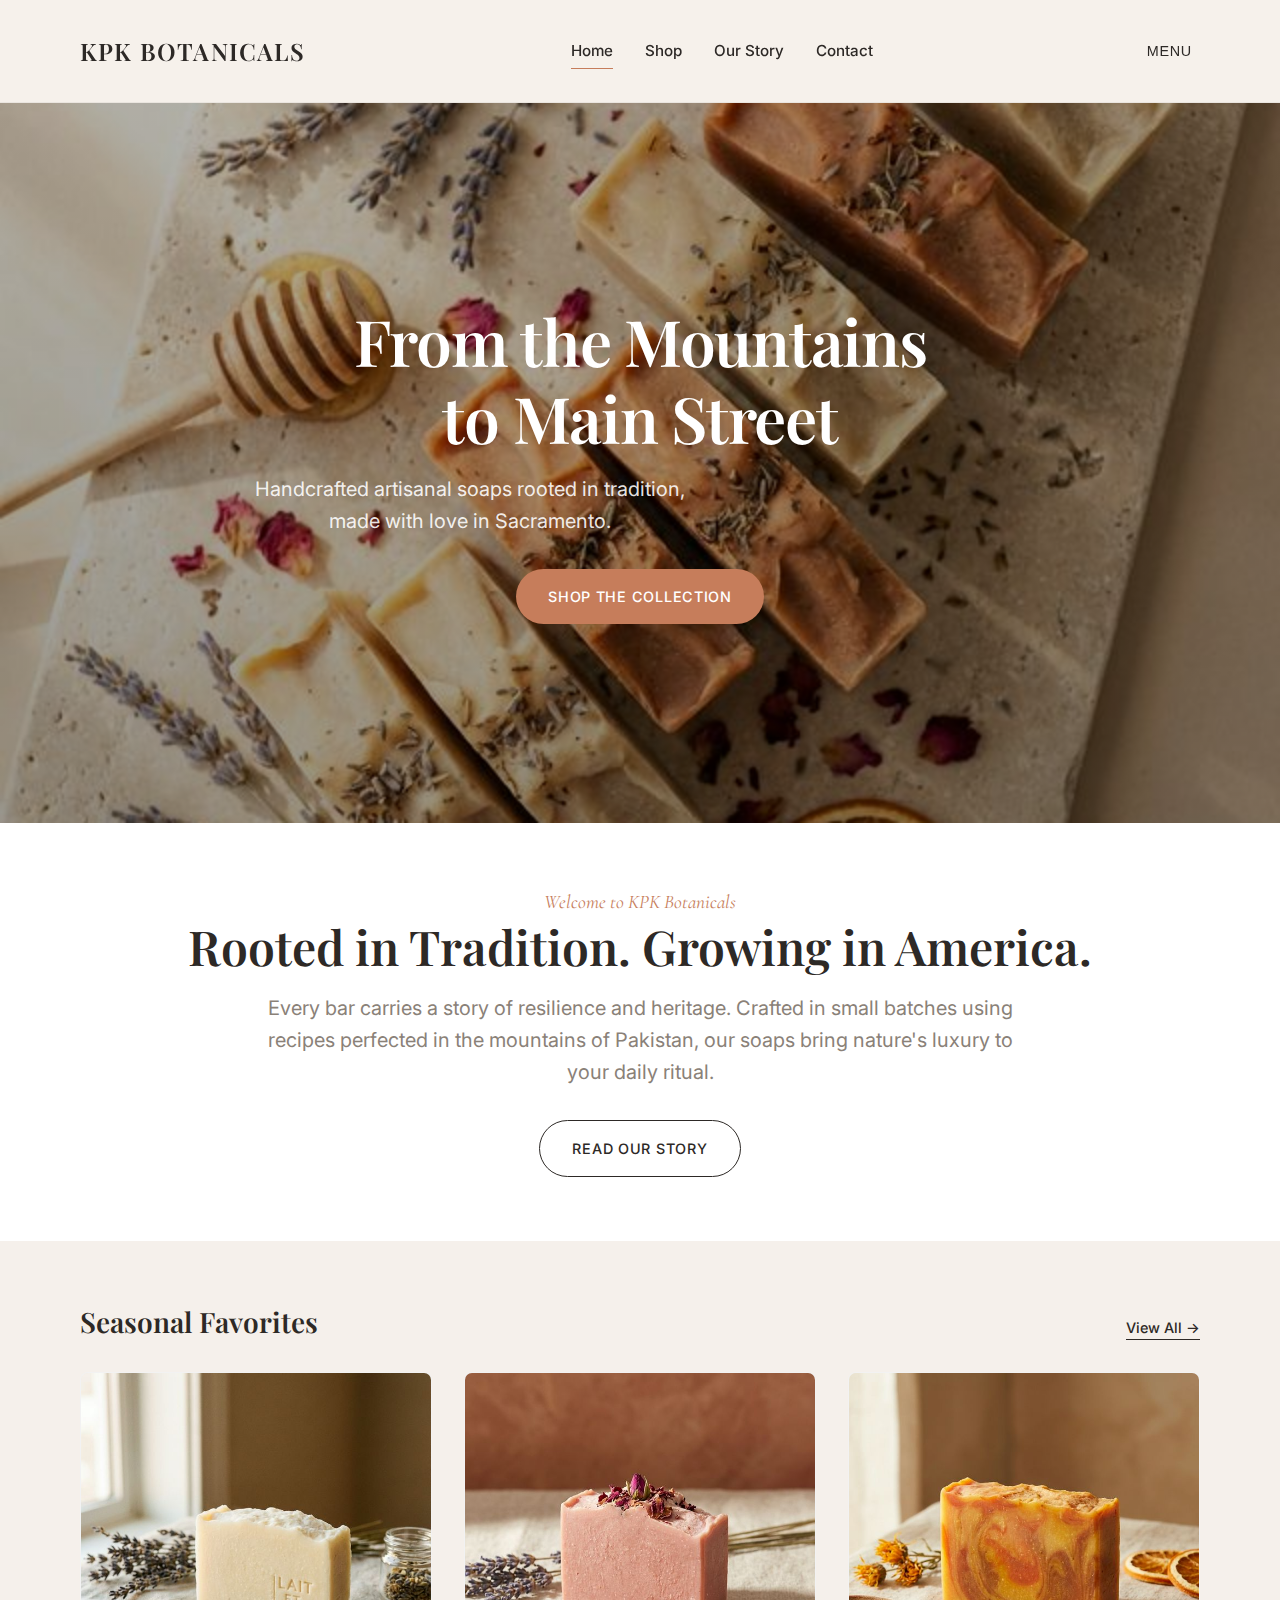
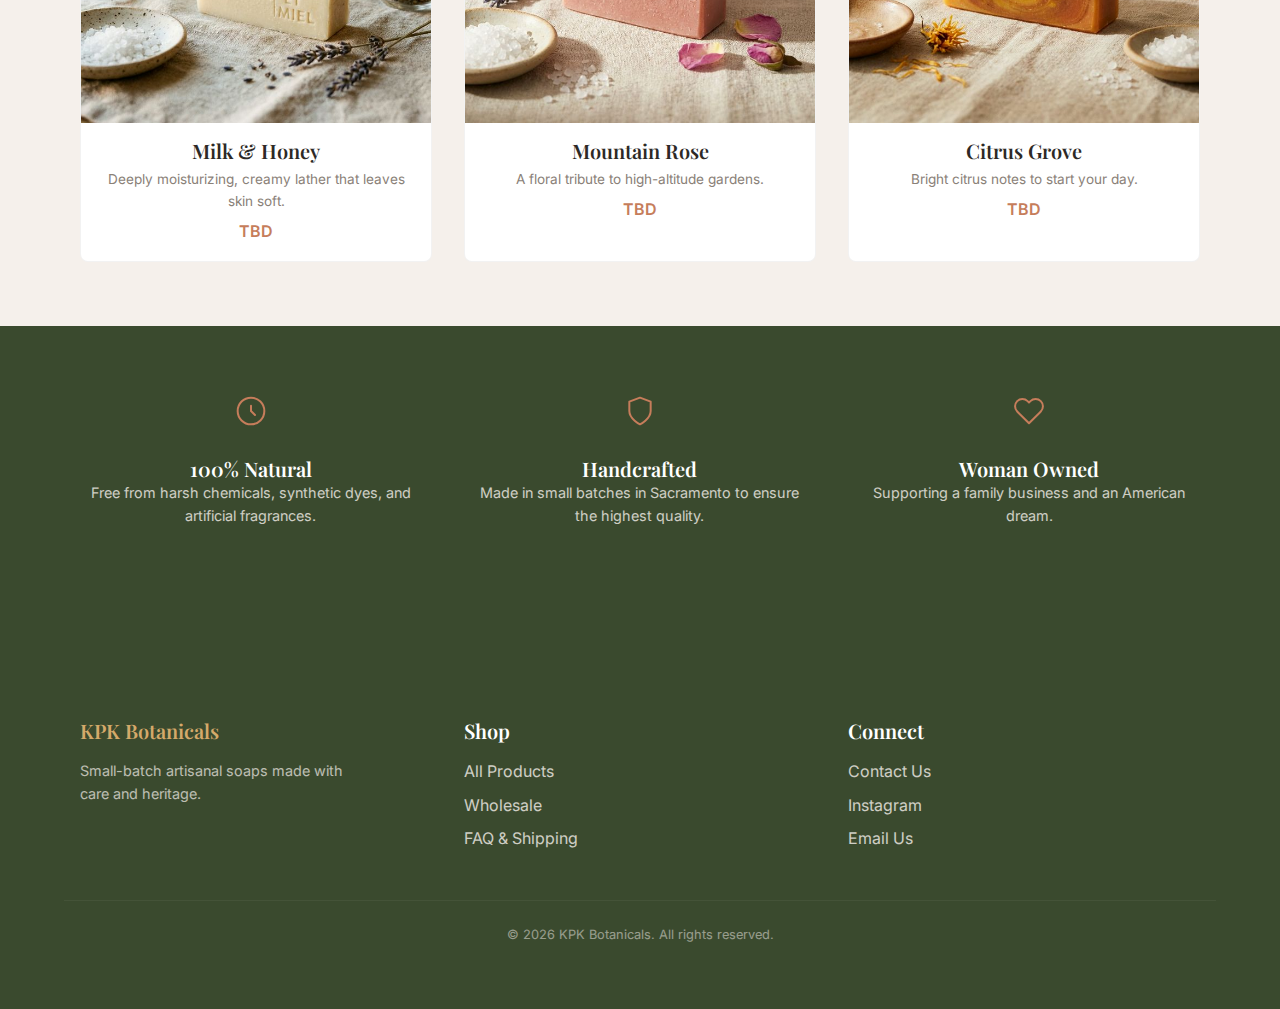
<file: index.html>
<!DOCTYPE html>
<html lang="en">

<head>
    <meta charset="UTF-8">
    <meta name="viewport" content="width=device-width, initial-scale=1.0">
    <title>KPK Botanicals | Artisanal Soaps from Mountain to Main Street</title>
    <meta name="description"
        content="Handcrafted artisanal soaps made with mountain-sourced ingredients and generations of tradition. Small-batch, woman-owned business in Sacramento, CA.">

    <!-- Favicon -->
    <link rel="icon" type="image/png" href="assets/images/kpk_botanicals_logo_1771215052715.png">

    <!-- Fonts -->
    <link rel="preconnect" href="https://fonts.googleapis.com">
    <link rel="preconnect" href="https://fonts.gstatic.com" crossorigin>
    <link
        href="https://fonts.googleapis.com/css2?family=Cormorant+Garamond:ital,wght@0,400;1,400&family=Inter:wght@300;400;500&family=Playfair+Display:wght@400;600&display=swap"
        rel="stylesheet">

    <!-- Styles -->
    <link rel="stylesheet" href="assets/css/styles.css">
    <style>
        #homepage-hero {
            background-image: linear-gradient(rgba(0, 0, 0, 0.3), rgba(0, 0, 0, 0.4)), url('assets/images/hero_hd.png');
        }

        .usp-section {
            background-color: var(--color-olive-dark);
            color: var(--color-cream);
            text-align: center;
        }

        .usp-section .icon-wrap {
            font-size: 2rem;
            margin-bottom: 1rem;
        }

        .usp-section .heading-sm {
            color: var(--color-white);
        }

        .usp-section p {
            opacity: 0.8;
            font-size: 0.9rem;
        }

        .usp-grid {
            gap: 3rem;
        }

        .featured-header {
            margin-bottom: 2rem;
            align-items: baseline;
        }

        .view-all-link {
            font-weight: 500;
            font-size: 0.9rem;
            border-bottom: 1px solid currentColor;
        }

        .intro-cta {
            margin-top: 2rem;
        }
    </style>

    <!-- SEO Schema (JSON-LD) -->
    <script type="application/ld+json">
    {
      "@context": "https://schema.org",
      "@type": "Organization",
      "name": "KPK Botanicals",
      "url": "https://kpkbotanicals.com",
      "logo": "https://kpkbotanicals.com/assets/images/logo.png",
      "founder": {
        "@type": "Person",
        "name": "Bushra",
        "jobTitle": "Soap Artisan"
      },
      "sameAs": [
        "https://instagram.com/kpkbotanicals"
      ],
      "description": "Artisanal soap company based in Sacramento, fusing Pakistani mountain traditions with modern skincare."
    }
    </script>
</head>

<body>

    <!-- Navigation -->
    <nav class="navbar">
        <div class="container flex flex-between">
            <a href="index.html" class="logo-container">
                <span class="logo-text">KPK BOTANICALS</span>
            </a>

            <!-- Desktop Menu -->
            <div class="hidden-mobile">
                <ul class="flex">
                    <li><a href="index.html" class="nav-link nav-active">Home</a></li>
                    <li><a href="shop.html" class="nav-link">Shop</a></li>
                    <li><a href="about.html" class="nav-link">Our Story</a></li>
                    <li><a href="contact.html" class="nav-link">Contact</a></li>
                </ul>
            </div>

            <!-- Mobile Menu Toggle -->
            <button class="btn btn-outline btn-menu"
                onclick="document.querySelector('.mobile-menu').classList.toggle('active')">
                Menu
            </button>
        </div>
    </nav>

    <!-- Mobile Menu Overlay -->
    <div class="mobile-menu">
        <ul class="flex flex-col mobile-menu-list">
            <li><a href="index.html" class="heading-md"
                    onclick="document.querySelector('.mobile-menu').classList.remove('active')">Home</a></li>
            <li><a href="shop.html" class="heading-md"
                    onclick="document.querySelector('.mobile-menu').classList.remove('active')">Shop</a></li>
            <li><a href="about.html" class="heading-md"
                    onclick="document.querySelector('.mobile-menu').classList.remove('active')">Our Story</a></li>
            <li><a href="contact.html" class="heading-md"
                    onclick="document.querySelector('.mobile-menu').classList.remove('active')">Contact</a></li>
            <li><button class="btn btn-outline"
                    onclick="document.querySelector('.mobile-menu').classList.remove('active')">Close</button></li>
        </ul>
    </div>

    <!-- Hero Section -->
    <header class="hero" id="homepage-hero">
        <div class="container">
            <h1 class="display-text">From the Mountains <br> to Main Street</h1>
            <p class="text-lead">
                Handcrafted artisanal soaps rooted in tradition, <br> made with love in Sacramento.
            </p>
            <a href="shop.html" class="btn btn-primary">Shop the Collection</a>
        </div>
    </header>

    <!-- Brand Intro -->
    <section class="section section-intro">
        <div class="container">
            <span class="font-accent link-terracotta">Welcome to KPK Botanicals</span>
            <h2 class="heading-lg">Rooted in Tradition. Growing in America.</h2>
            <p class="text-lead">
                Every bar carries a story of resilience and heritage. Crafted in small batches using recipes perfected
                in the mountains of Pakistan, our soaps bring nature's luxury to your daily ritual.
            </p>
            <div class="intro-cta">
                <a href="about.html" class="btn btn-outline">Read Our Story</a>
            </div>
        </div>
    </section>

    <!-- Featured Products -->
    <section class="section">
        <div class="container">
            <div class="flex flex-between featured-header">
                <h2 class="heading-md">Seasonal Favorites</h2>
                <a href="shop.html" class="view-all-link">View All &rarr;</a>
            </div>

            <div id="featured-products" class="grid grid-3">
                <!-- Products injected via JS -->
            </div>
        </div>
    </section>

    <!-- Values / USP -->
    <section class="section usp-section">
        <div class="container">
            <div class="grid grid-3 usp-grid">
                <div>
                    <div class="icon-wrap">
                        <svg width="32" height="32" viewBox="0 0 24 24" fill="none" stroke="currentColor"
                            stroke-width="1.5" stroke-linecap="round" stroke-linejoin="round">
                            <path d="M12 22c5.523 0 10-4.477 10-10S17.523 2 12 2 2 6.477 2 12s4.477 10 10 10z"></path>
                            <path d="M12 8v4l3 3"></path>
                        </svg>
                    </div>
                    <h3 class="heading-sm">100% Natural</h3>
                    <p>Free from harsh chemicals, synthetic dyes, and artificial fragrances.</p>
                </div>
                <div>
                    <div class="icon-wrap">
                        <svg width="32" height="32" viewBox="0 0 24 24" fill="none" stroke="currentColor"
                            stroke-width="1.5" stroke-linecap="round" stroke-linejoin="round">
                            <path d="M12 22s8-4 8-10V5l-8-3-8 3v7c0 6 8 10 8 10z"></path>
                        </svg>
                    </div>
                    <h3 class="heading-sm">Handcrafted</h3>
                    <p>Made in small batches in Sacramento to ensure the highest quality.</p>
                </div>
                <div>
                    <div class="icon-wrap">
                        <svg width="32" height="32" viewBox="0 0 24 24" fill="none" stroke="currentColor"
                            stroke-width="1.5" stroke-linecap="round" stroke-linejoin="round">
                            <path
                                d="M20.84 4.61a5.5 5.5 0 0 0-7.78 0L12 5.67l-1.06-1.06a5.5 5.5 0 0 0-7.78 7.78l1.06 1.06L12 21.23l7.78-7.78 1.06-1.06a5.5 5.5 0 0 0 0-7.78z">
                            </path>
                        </svg>
                    </div>
                    <h3 class="heading-sm">Woman Owned</h3>
                    <p>Supporting a family business and an American dream.</p>
                </div>
            </div>
        </div>
    </section>

    <!-- Footer -->
    <footer>
        <div class="container grid grid-3 footer-grid">
            <div>
                <h4 class="heading-sm footer-col-heading footer-col-heading--brand">KPK Botanicals</h4>
                <p class="footer-tagline">
                    Small-batch artisanal soaps made with care and heritage.
                </p>
            </div>
            <div>
                <h4 class="heading-sm footer-col-heading footer-col-heading--link">Shop</h4>
                <ul class="footer-links">
                    <li><a href="shop.html">All Products</a></li>
                    <li><a href="contact.html?type=wholesale">Wholesale</a></li>
                    <li><a href="faq.html">FAQ &amp; Shipping</a></li>
                </ul>
            </div>
            <div>
                <h4 class="heading-sm footer-col-heading footer-col-heading--link">Connect</h4>
                <ul class="footer-links">
                    <li><a href="contact.html">Contact Us</a></li>
                    <li><a href="https://instagram.com" target="_blank" rel="noopener">Instagram</a></li>
                    <li><a href="mailto:hello@kpkbotanicals.com">Email Us</a></li>
                </ul>
            </div>
        </div>
        <div class="container footer-bottom">
            &copy; 2026 KPK Botanicals. All rights reserved.
        </div>
    </footer>

    <script src="assets/js/products.js"></script>
    <script>
        // Render products on load
        document.addEventListener('DOMContentLoaded', () => {
            renderFeaturedProducts('featured-products');
        });
    </script>
</body>

</html>
</file>
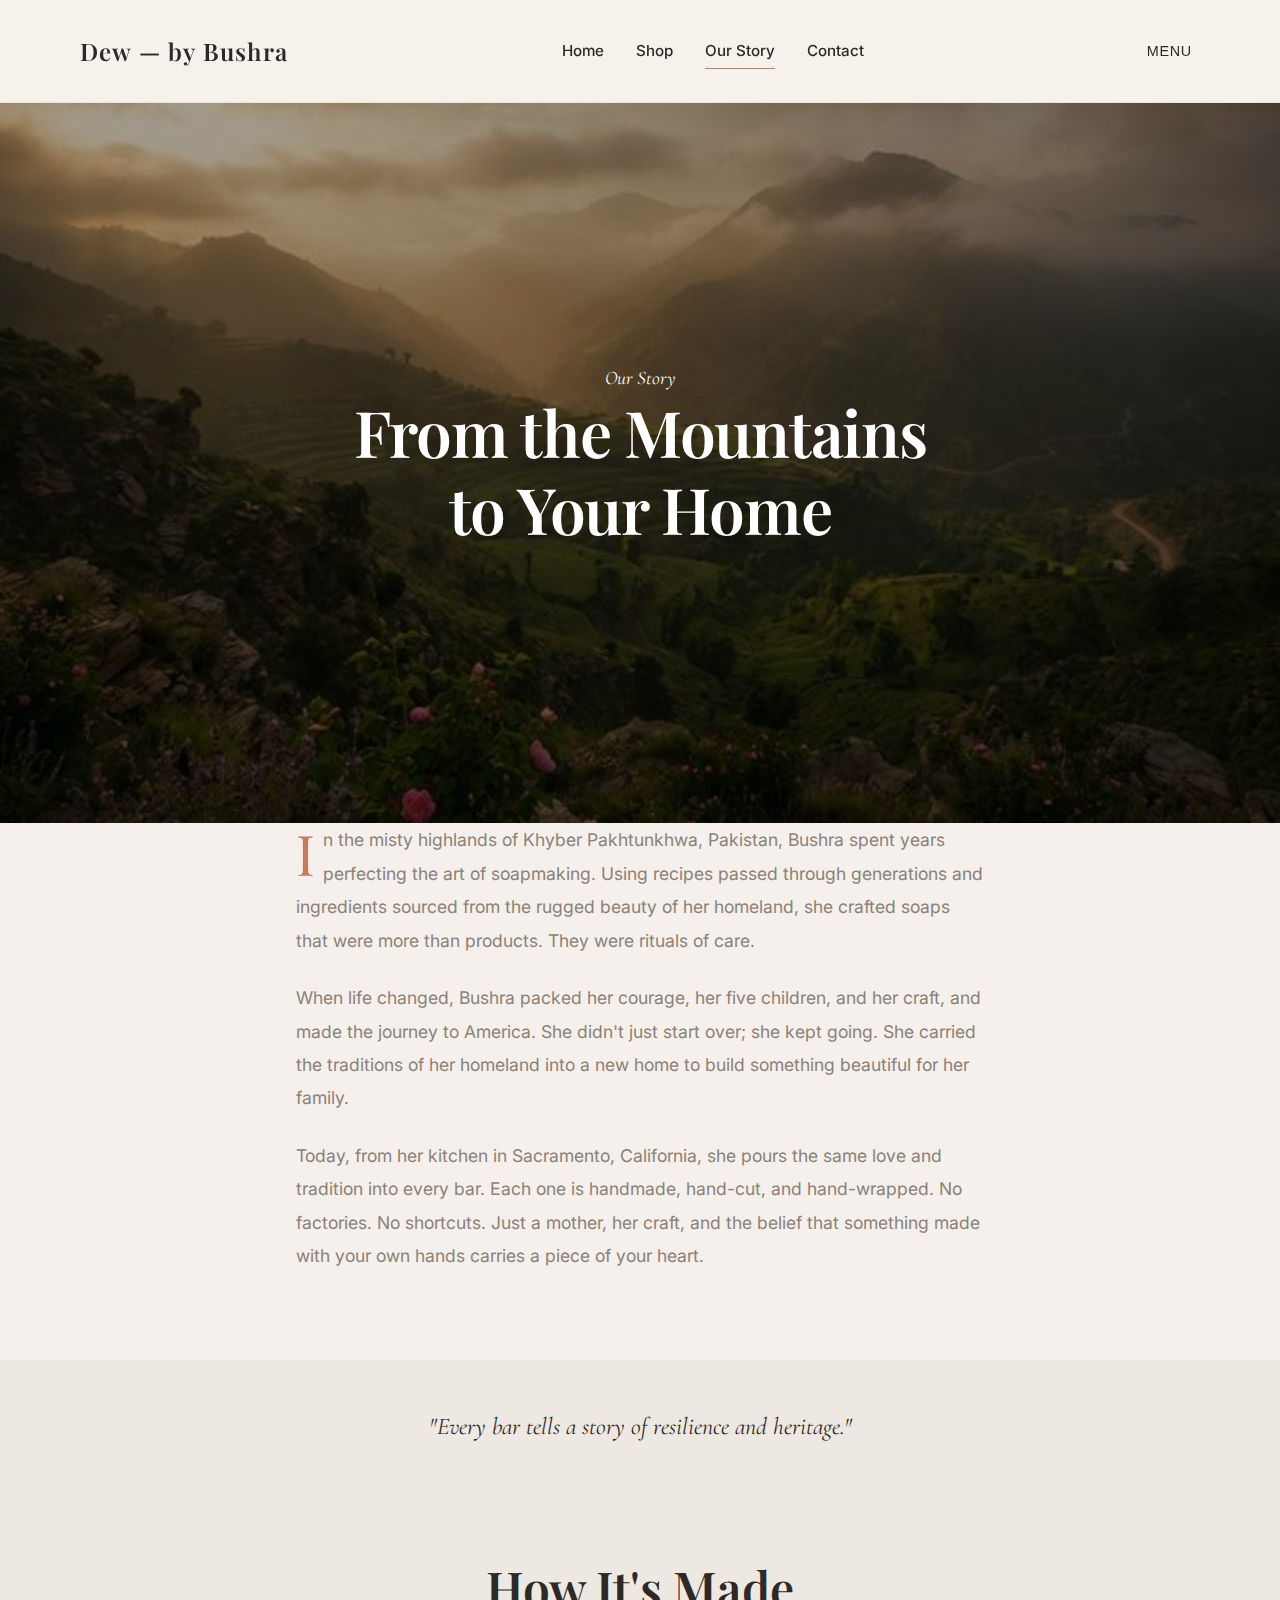
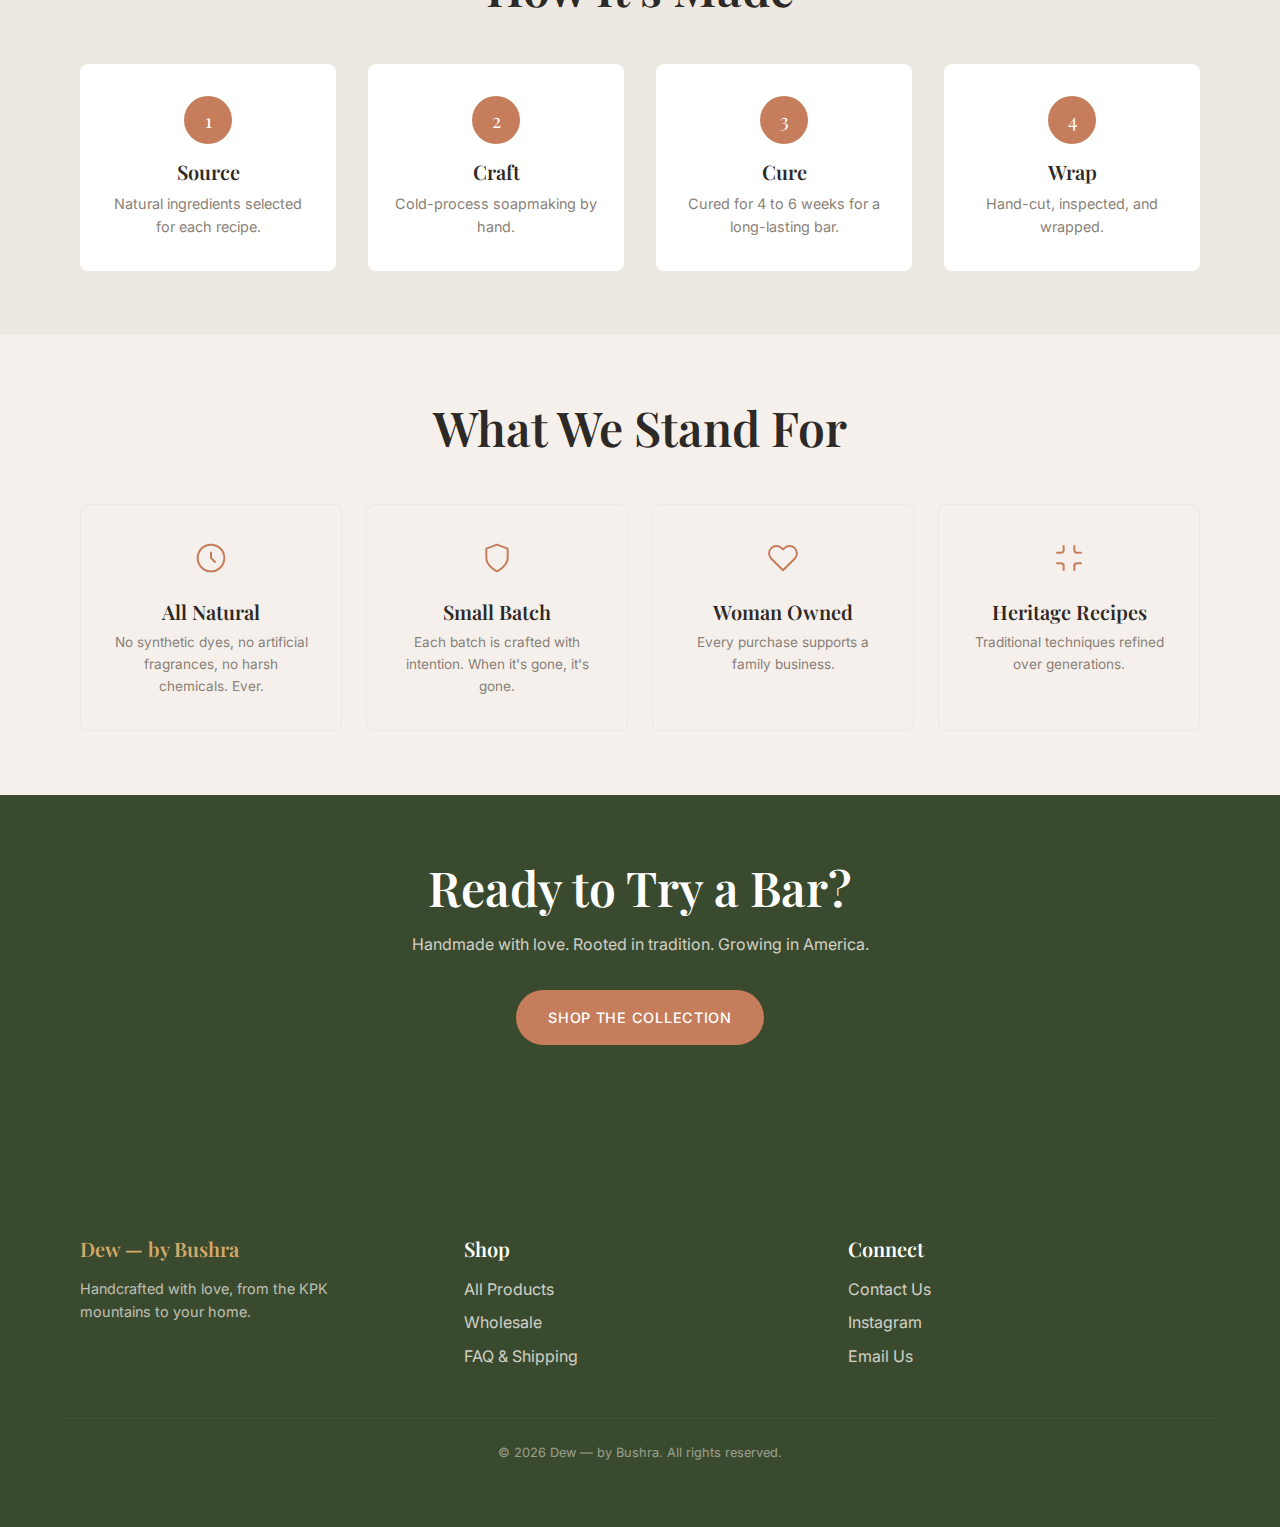
<file: about.html>
<!DOCTYPE html>
<html lang="en">

<head>
    <meta charset="UTF-8">
    <meta name="viewport" content="width=device-width, initial-scale=1.0">
    <title>Our Story | Dew — by Bushra</title>
    <meta name="description"
        content="Learn the story of Dew — by Bushra, from the mountains of Pakistan to Sacramento, California. Handcrafted soaps rooted in tradition, made with love.">
    <link rel="icon" type="image/png" href="assets/images/kpk_botanicals_logo_1771215052715.png">
    <link rel="preconnect" href="https://fonts.googleapis.com">
    <link rel="preconnect" href="https://fonts.gstatic.com" crossorigin>
    <link
        href="https://fonts.googleapis.com/css2?family=Cormorant+Garamond:ital,wght@0,400;1,400&family=Inter:wght@300;400;500&family=Playfair+Display:wght@400;600&display=swap"
        rel="stylesheet">
    <link rel="stylesheet" href="assets/css/styles.css">
    <style>
        #about-hero {
            background-image: linear-gradient(rgba(0, 0, 0, 0.35), rgba(0, 0, 0, 0.5)), url('assets/images/about_hero.png');
        }

        .story-section {
            max-width: 720px;
            margin: 0 auto;
        }

        .story-section p {
            font-size: 1.1rem;
            line-height: 1.9;
            color: var(--color-gray);
            margin-bottom: 1.5rem;
        }

        .story-section p:first-of-type::first-letter {
            font-family: var(--font-heading);
            font-size: 3.5rem;
            float: left;
            line-height: 1;
            margin-right: 0.5rem;
            margin-top: 0.1rem;
            color: var(--color-terracotta);
        }

        .process-grid {
            display: grid;
            grid-template-columns: repeat(auto-fit, minmax(200px, 1fr));
            gap: 2rem;
            text-align: center;
        }

        .process-step {
            padding: 2rem 1.5rem;
            background: var(--color-white);
            border-radius: var(--radius-md);
        }

        .process-number {
            width: 48px;
            height: 48px;
            border-radius: 50%;
            background: var(--color-terracotta);
            color: white;
            display: inline-flex;
            align-items: center;
            justify-content: center;
            font-family: var(--font-heading);
            font-size: 1.2rem;
            margin-bottom: 1rem;
        }

        .values-grid {
            display: grid;
            grid-template-columns: repeat(auto-fit, minmax(220px, 1fr));
            gap: 1.5rem;
        }

        .value-card {
            padding: 2rem;
            border: 1px solid var(--color-linen);
            border-radius: var(--radius-md);
            text-align: center;
            transition: var(--transition-fast);
        }

        .value-card:hover {
            border-color: var(--color-terracotta);
            transform: translateY(-2px);
        }
    </style>
</head>

<body>

    <!-- Navigation -->
    <nav class="navbar">
        <div class="container flex flex-between">
            <a href="index.html" class="logo-container">
                <span class="logo-text">Dew — by Bushra</span>
            </a>
            <div class="hidden-mobile">
                <ul class="flex">
                    <li><a href="index.html" class="nav-link">Home</a></li>
                    <li><a href="shop.html" class="nav-link">Shop</a></li>
                    <li><a href="about.html" class="nav-link nav-active">Our Story</a></li>
                    <li><a href="contact.html" class="nav-link">Contact</a></li>
                </ul>
            </div>
            <button class="btn btn-outline btn-menu"
                onclick="document.querySelector('.mobile-menu').classList.toggle('active')">Menu</button>
        </div>
    </nav>
    <div class="mobile-menu">
        <ul class="flex flex-col mobile-menu-list">
            <li><a href="index.html" class="heading-md">Home</a></li>
            <li><a href="shop.html" class="heading-md">Shop</a></li>
            <li><a href="about.html" class="heading-md">Our Story</a></li>
            <li><a href="contact.html" class="heading-md">Contact</a></li>
            <li><button class="btn btn-outline"
                    onclick="document.querySelector('.mobile-menu').classList.remove('active')">Close</button></li>
        </ul>
    </div>

    <!-- Hero -->
    <header class="hero" id="about-hero">
        <div class="container">
            <span class="font-accent">Our Story</span>
            <h1 class="display-text">From the Mountains<br>to Your Home</h1>
        </div>
    </header>

    <!-- Story -->
    <section class="section pt-0">
        <div class="container story-section">
            <p>In the misty highlands of Khyber Pakhtunkhwa, Pakistan, Bushra spent years perfecting the art of
                soapmaking. Using recipes passed through generations and ingredients sourced from the rugged beauty of
                her homeland, she crafted soaps that were more than products. They were rituals of care.</p>

            <p>When life changed, Bushra packed her courage, her five children, and her craft, and made the journey to
                America. She didn't just start over; she kept going. She carried the traditions of her homeland into a
                new home to build something beautiful for her family.</p>

            <p>Today, from her kitchen in Sacramento, California, she pours the same love and tradition into every bar.
                Each one is handmade, hand-cut, and hand-wrapped. No factories. No shortcuts. Just a mother, her craft,
                and the belief that something made with your own hands carries a piece of your heart.</p>
        </div>
    </section>

    <!-- Pull Quote -->
    <div class="pull-quote">
        "Every bar tells a story of resilience and heritage."
    </div>

    <!-- The Process -->
    <section class="section section-linen">
        <div class="container">
            <h2 class="heading-lg heading-centered">How It's Made</h2>
            <div class="process-grid">
                <div class="process-step">
                    <div class="process-number">1</div>
                    <h3 class="heading-sm">Source</h3>
                    <p class="detail-text">Natural ingredients selected for each recipe.</p>
                </div>
                <div class="process-step">
                    <div class="process-number">2</div>
                    <h3 class="heading-sm">Craft</h3>
                    <p class="detail-text">Cold-process soapmaking by hand.</p>
                </div>
                <div class="process-step">
                    <div class="process-number">3</div>
                    <h3 class="heading-sm">Cure</h3>
                    <p class="detail-text">Cured for 4 to 6 weeks for a long-lasting bar.</p>
                </div>
                <div class="process-step">
                    <div class="process-number">4</div>
                    <h3 class="heading-sm">Wrap</h3>
                    <p class="detail-text">Hand-cut, inspected, and wrapped.</p>
                </div>
            </div>
        </div>
    </section>

    <!-- Values -->
    <section class="section">
        <div class="container">
            <h2 class="heading-lg heading-centered">What We Stand For</h2>
            <div class="values-grid">
                <div class="value-card">
                    <div class="icon-wrap">
                        <svg width="32" height="32" viewBox="0 0 24 24" fill="none" stroke="currentColor"
                            stroke-width="1.5" stroke-linecap="round" stroke-linejoin="round">
                            <path d="M12 22c5.523 0 10-4.477 10-10S17.523 2 12 2 2 6.477 2 12s4.477 10 10 10z"></path>
                            <path d="M12 8v4l3 3"></path>
                        </svg>
                    </div>
                    <h3 class="heading-sm">All Natural</h3>
                    <p>No synthetic dyes, no artificial fragrances, no harsh chemicals. Ever.</p>
                </div>
                <div class="value-card">
                    <div class="icon-wrap">
                        <svg width="32" height="32" viewBox="0 0 24 24" fill="none" stroke="currentColor"
                            stroke-width="1.5" stroke-linecap="round" stroke-linejoin="round">
                            <path d="M12 22s8-4 8-10V5l-8-3-8 3v7c0 6 8 10 8 10z"></path>
                        </svg>
                    </div>
                    <h3 class="heading-sm">Small Batch</h3>
                    <p>Each batch is crafted with intention. When it's gone, it's gone.</p>
                </div>
                <div class="value-card">
                    <div class="icon-wrap">
                        <svg width="32" height="32" viewBox="0 0 24 24" fill="none" stroke="currentColor"
                            stroke-width="1.5" stroke-linecap="round" stroke-linejoin="round">
                            <path
                                d="M20.84 4.61a5.5 5.5 0 0 0-7.78 0L12 5.67l-1.06-1.06a5.5 5.5 0 0 0-7.78 7.78l1.06 1.06L12 21.23l7.78-7.78 1.06-1.06a5.5 5.5 0 0 0 0-7.78z">
                            </path>
                        </svg>
                    </div>
                    <h3 class="heading-sm">Woman Owned</h3>
                    <p>Every purchase supports a family business.</p>
                </div>
                <div class="value-card">
                    <div class="icon-wrap">
                        <svg width="32" height="32" viewBox="0 0 24 24" fill="none" stroke="currentColor"
                            stroke-width="1.5" stroke-linecap="round" stroke-linejoin="round">
                            <path
                                d="M8 3v3a2 2 0 0 1-2 2H3m18 0h-3a2 2 0 0 1-2-2V3m0 18v-3a2 2 0 0 1 2-2h3M3 16h3a2 2 0 0 1 2 2v3">
                            </path>
                        </svg>
                    </div>
                    <h3 class="heading-sm">Heritage Recipes</h3>
                    <p>Traditional techniques refined over generations.</p>
                </div>
            </div>
        </div>
    </section>

    <!-- CTA -->
    <section class="section section-dark-cta">
        <div class="container">
            <h2 class="heading-lg">Ready to Try a Bar?</h2>
            <p>Handmade with love. Rooted in tradition. Growing in America.</p>
            <a href="shop.html" class="btn btn-primary">Shop the Collection</a>
        </div>
    </section>

    <!-- Footer -->
    <footer>
        <div class="container grid grid-3 footer-grid">
            <div>
                <h4 class="heading-sm footer-col-heading footer-col-heading--brand">Dew — by Bushra</h4>
                <p class="footer-tagline">Handcrafted with love, from the KPK mountains to your home.</p>
            </div>
            <div>
                <h4 class="heading-sm footer-col-heading footer-col-heading--link">Shop</h4>
                <ul class="footer-links">
                    <li><a href="shop.html">All Products</a></li>
                    <li><a href="contact.html?type=wholesale">Wholesale</a></li>
                    <li><a href="faq.html">FAQ &amp; Shipping</a></li>
                </ul>
            </div>
            <div>
                <h4 class="heading-sm footer-col-heading footer-col-heading--link">Connect</h4>
                <ul class="footer-links">
                    <li><a href="contact.html">Contact Us</a></li>
                    <li><a href="https://instagram.com" target="_blank" rel="noopener">Instagram</a></li>
                    <li><a href="mailto:hello@dewbybushra.com">Email Us</a></li>
                </ul>
            </div>
        </div>
        <div class="container footer-bottom">
            &copy; 2026 Dew — by Bushra. All rights reserved.
        </div>
    </footer>
</body>

</html>
</file>
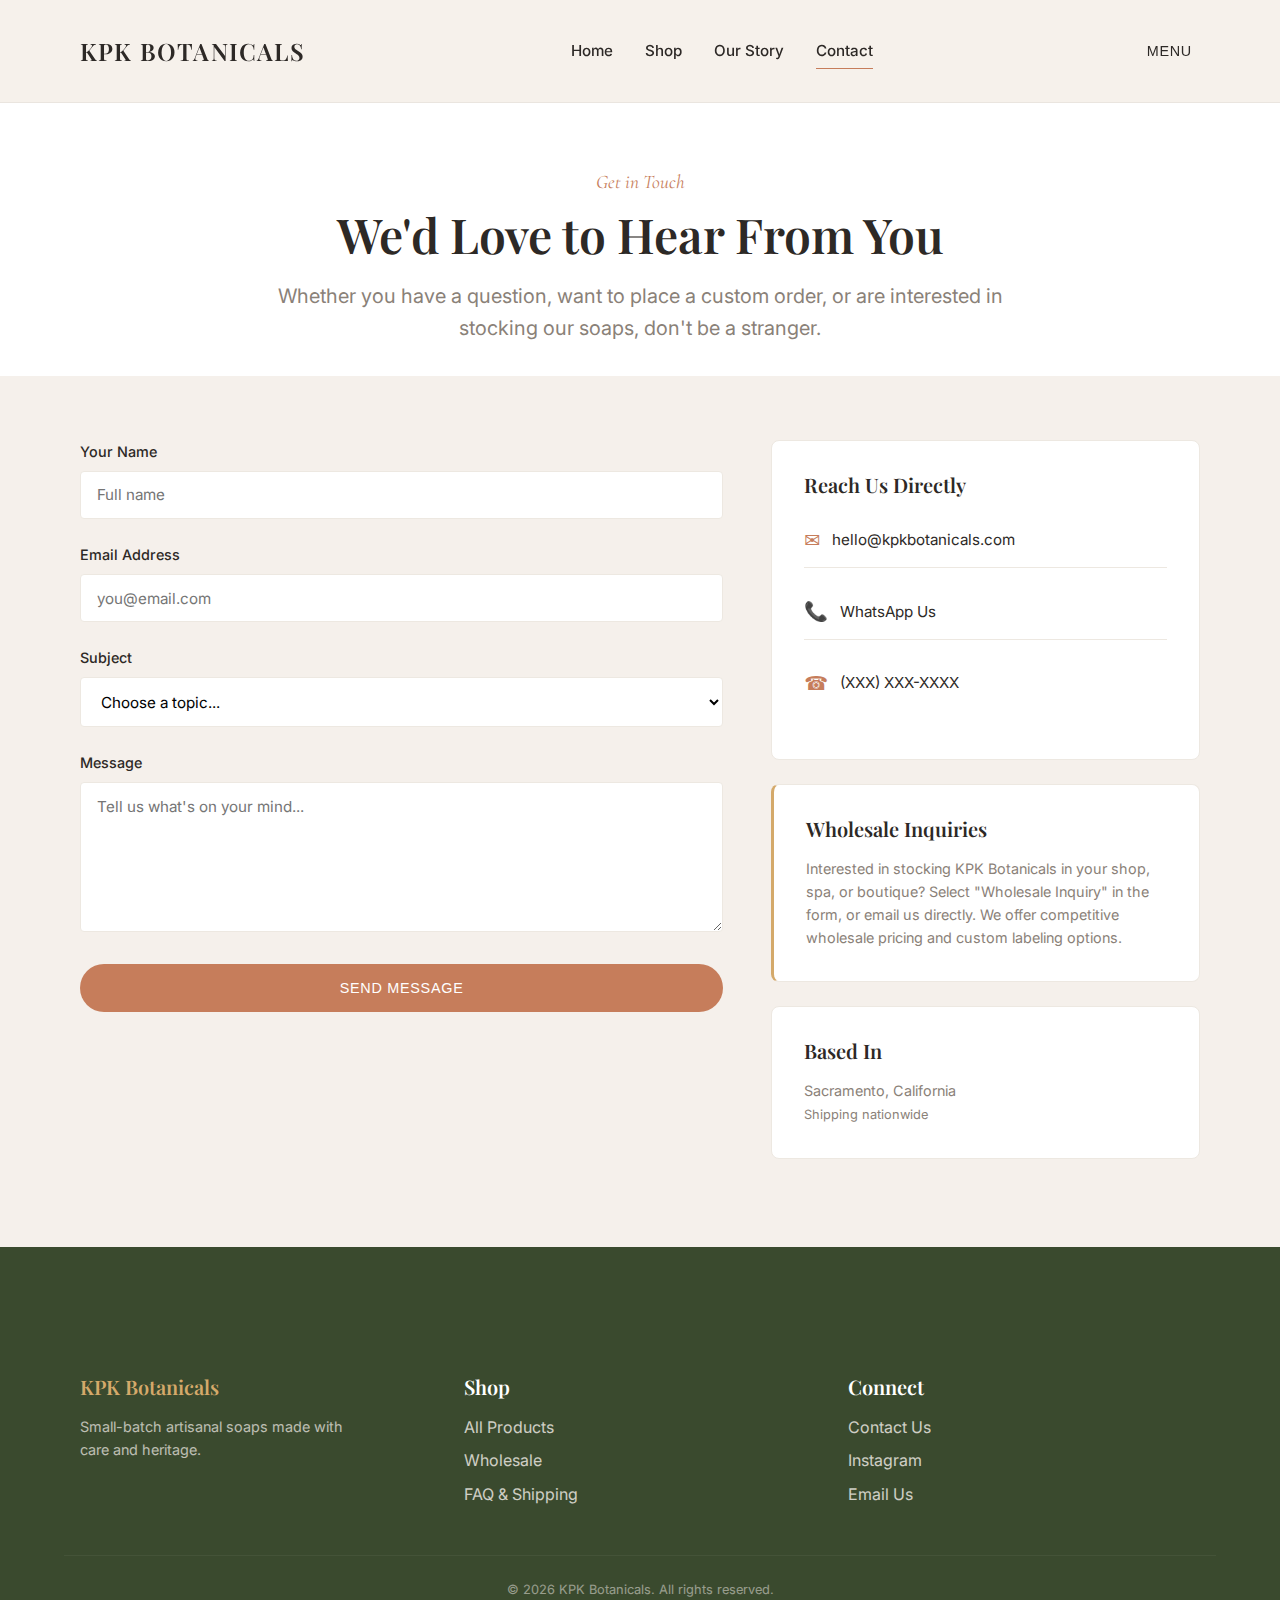
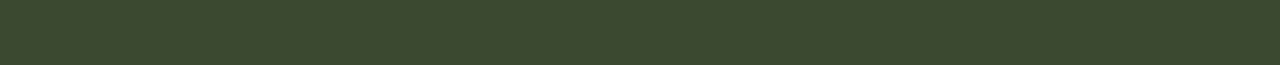
<file: contact.html>
<!DOCTYPE html>
<html lang="en">

<head>
    <meta charset="UTF-8">
    <meta name="viewport" content="width=device-width, initial-scale=1.0">
    <title>Contact & Wholesale | KPK Botanicals</title>
    <meta name="description"
        content="Get in touch with KPK Botanicals for orders, questions, or wholesale inquiries. We'd love to hear from you.">
    <link rel="icon" type="image/png" href="assets/images/kpk_botanicals_logo_1771215052715.png">
    <link rel="preconnect" href="https://fonts.googleapis.com">
    <link rel="preconnect" href="https://fonts.gstatic.com" crossorigin>
    <link
        href="https://fonts.googleapis.com/css2?family=Cormorant+Garamond:ital,wght@0,400;1,400&family=Inter:wght@300;400;500&family=Playfair+Display:wght@400;600&display=swap"
        rel="stylesheet">
    <link rel="stylesheet" href="assets/css/styles.css">
    <style>
        .form-group textarea {
            min-height: 150px;
            resize: vertical;
        }

        .contact-card {
            border: 1px solid var(--color-linen);
        }

        .contact-card h3 {
            margin-bottom: 1rem;
        }

        .contact-link {
            padding: 0.75rem 0;
            border-bottom: 1px solid var(--color-linen);
            font-size: 0.95rem;
        }

        .contact-link:last-child {
            border-bottom: none;
        }

        .contact-link:hover {
            color: var(--color-terracotta);
        }

        .wholesale-card {
            border-left: 3px solid var(--color-honey);
        }

        .btn-full {
            width: 100%;
            text-align: center;
        }
    </style>
</head>

<body>

    <!-- Navigation -->
    <nav class="navbar">
        <div class="container flex flex-between">
            <a href="index.html" class="logo-container">
                <span class="logo-text">KPK BOTANICALS</span>
            </a>
            <div class="hidden-mobile">
                <ul class="flex">
                    <li><a href="index.html" class="nav-link">Home</a></li>
                    <li><a href="shop.html" class="nav-link">Shop</a></li>
                    <li><a href="about.html" class="nav-link">Our Story</a></li>
                    <li><a href="contact.html" class="nav-link nav-active">Contact</a></li>
                </ul>
            </div>
            <button class="btn btn-outline btn-menu"
                onclick="document.querySelector('.mobile-menu').classList.toggle('active')">Menu</button>
        </div>
    </nav>
    <div class="mobile-menu">
        <ul class="flex flex-col mobile-menu-list">
            <li><a href="index.html" class="heading-md">Home</a></li>
            <li><a href="shop.html" class="heading-md">Shop</a></li>
            <li><a href="about.html" class="heading-md">Our Story</a></li>
            <li><a href="contact.html" class="heading-md">Contact</a></li>
            <li><button class="btn btn-outline"
                    onclick="document.querySelector('.mobile-menu').classList.remove('active')">Close</button></li>
        </ul>
    </div>

    <!-- Header -->
    <section class="section section-header section-header--hero">
        <div class="container">
            <span class="font-accent">Get in Touch</span>
            <h1 class="heading-lg">We'd Love to Hear From You</h1>
            <p class="text-lead">
                Whether you have a question, want to place a custom order, or are interested in stocking our soaps,
                don't be a stranger.
            </p>
        </div>
    </section>

    <!-- Contact Form + Sidebar -->
    <section class="section">
        <div class="container">
            <div class="contact-grid">
                <!-- Form -->
                <div>
                    <form id="contact-form" action="https://formspree.io/f/PLACEHOLDER" method="POST">
                        <div class="form-group">
                            <label for="name">Your Name</label>
                            <input type="text" id="name" name="name" placeholder="Full name" required>
                        </div>
                        <div class="form-group">
                            <label for="email">Email Address</label>
                            <input type="email" id="email" name="email" placeholder="you@email.com" required>
                        </div>
                        <div class="form-group">
                            <label for="subject">Subject</label>
                            <select id="subject" name="subject" required>
                                <option value="" disabled selected>Choose a topic...</option>
                                <option value="general">General Question</option>
                                <option value="order">Order Inquiry</option>
                                <option value="custom">Custom / Pre-Order</option>
                                <option value="wholesale">Wholesale Inquiry</option>
                                <option value="other">Something Else</option>
                            </select>
                        </div>
                        <div class="form-group">
                            <label for="message">Message</label>
                            <textarea id="message" name="message" placeholder="Tell us what's on your mind..."
                                required></textarea>
                        </div>
                        <button type="submit" class="btn btn-primary btn-full">Send Message</button>
                    </form>
                </div>

                <!-- Sidebar -->
                <div>
                    <div class="contact-card">
                        <h3 class="heading-sm">Reach Us Directly</h3>
                        <div class="contact-link">
                            <span class="contact-icon">&#9993;</span>
                            <a href="mailto:hello@kpkbotanicals.com">hello@kpkbotanicals.com</a>
                        </div>
                        <div class="contact-link">
                            <span class="contact-icon">&#128222;</span>
                            <a href="https://wa.me/1XXXXXXXXXX" target="_blank" rel="noopener">WhatsApp Us</a>
                        </div>
                        <div class="contact-link">
                            <span class="contact-icon">&#9742;</span>
                            <a href="tel:+1XXXXXXXXXX">(XXX) XXX-XXXX</a>
                        </div>
                    </div>

                    <div class="contact-card wholesale-card">
                        <h3 class="heading-sm">Wholesale Inquiries</h3>
                        <p class="detail-text">
                            Interested in stocking KPK Botanicals in your shop, spa, or boutique? Select "Wholesale
                            Inquiry" in the form, or email us directly. We offer competitive wholesale pricing and
                            custom labeling options.
                        </p>
                    </div>

                    <div class="contact-card">
                        <h3 class="heading-sm">Based In</h3>
                        <p class="detail-text">
                            Sacramento, California<br>
                            <span class="text-small">Shipping nationwide</span>
                        </p>
                    </div>
                </div>
            </div>
        </div>
    </section>

    <!-- Footer -->
    <footer>
        <div class="container grid grid-3 footer-grid">
            <div>
                <h4 class="heading-sm footer-col-heading footer-col-heading--brand">KPK Botanicals</h4>
                <p class="footer-tagline">Small-batch artisanal soaps made with care and heritage.</p>
            </div>
            <div>
                <h4 class="heading-sm footer-col-heading footer-col-heading--link">Shop</h4>
                <ul class="footer-links">
                    <li><a href="shop.html">All Products</a></li>
                    <li><a href="contact.html?type=wholesale">Wholesale</a></li>
                    <li><a href="faq.html">FAQ &amp; Shipping</a></li>
                </ul>
            </div>
            <div>
                <h4 class="heading-sm footer-col-heading footer-col-heading--link">Connect</h4>
                <ul class="footer-links">
                    <li><a href="contact.html">Contact Us</a></li>
                    <li><a href="https://instagram.com" target="_blank" rel="noopener">Instagram</a></li>
                    <li><a href="mailto:hello@kpkbotanicals.com">Email Us</a></li>
                </ul>
            </div>
        </div>
        <div class="container footer-bottom">
            &copy; 2026 KPK Botanicals. All rights reserved.
        </div>
    </footer>

    <script>
        // Auto-select wholesale in the subject dropdown if arriving from ?type=wholesale
        document.addEventListener('DOMContentLoaded', () => {
            const params = new URLSearchParams(window.location.search);
            if (params.get('type') === 'wholesale') {
                document.getElementById('subject').value = 'wholesale';
            }
        });
    </script>
</body>

</html>
</file>
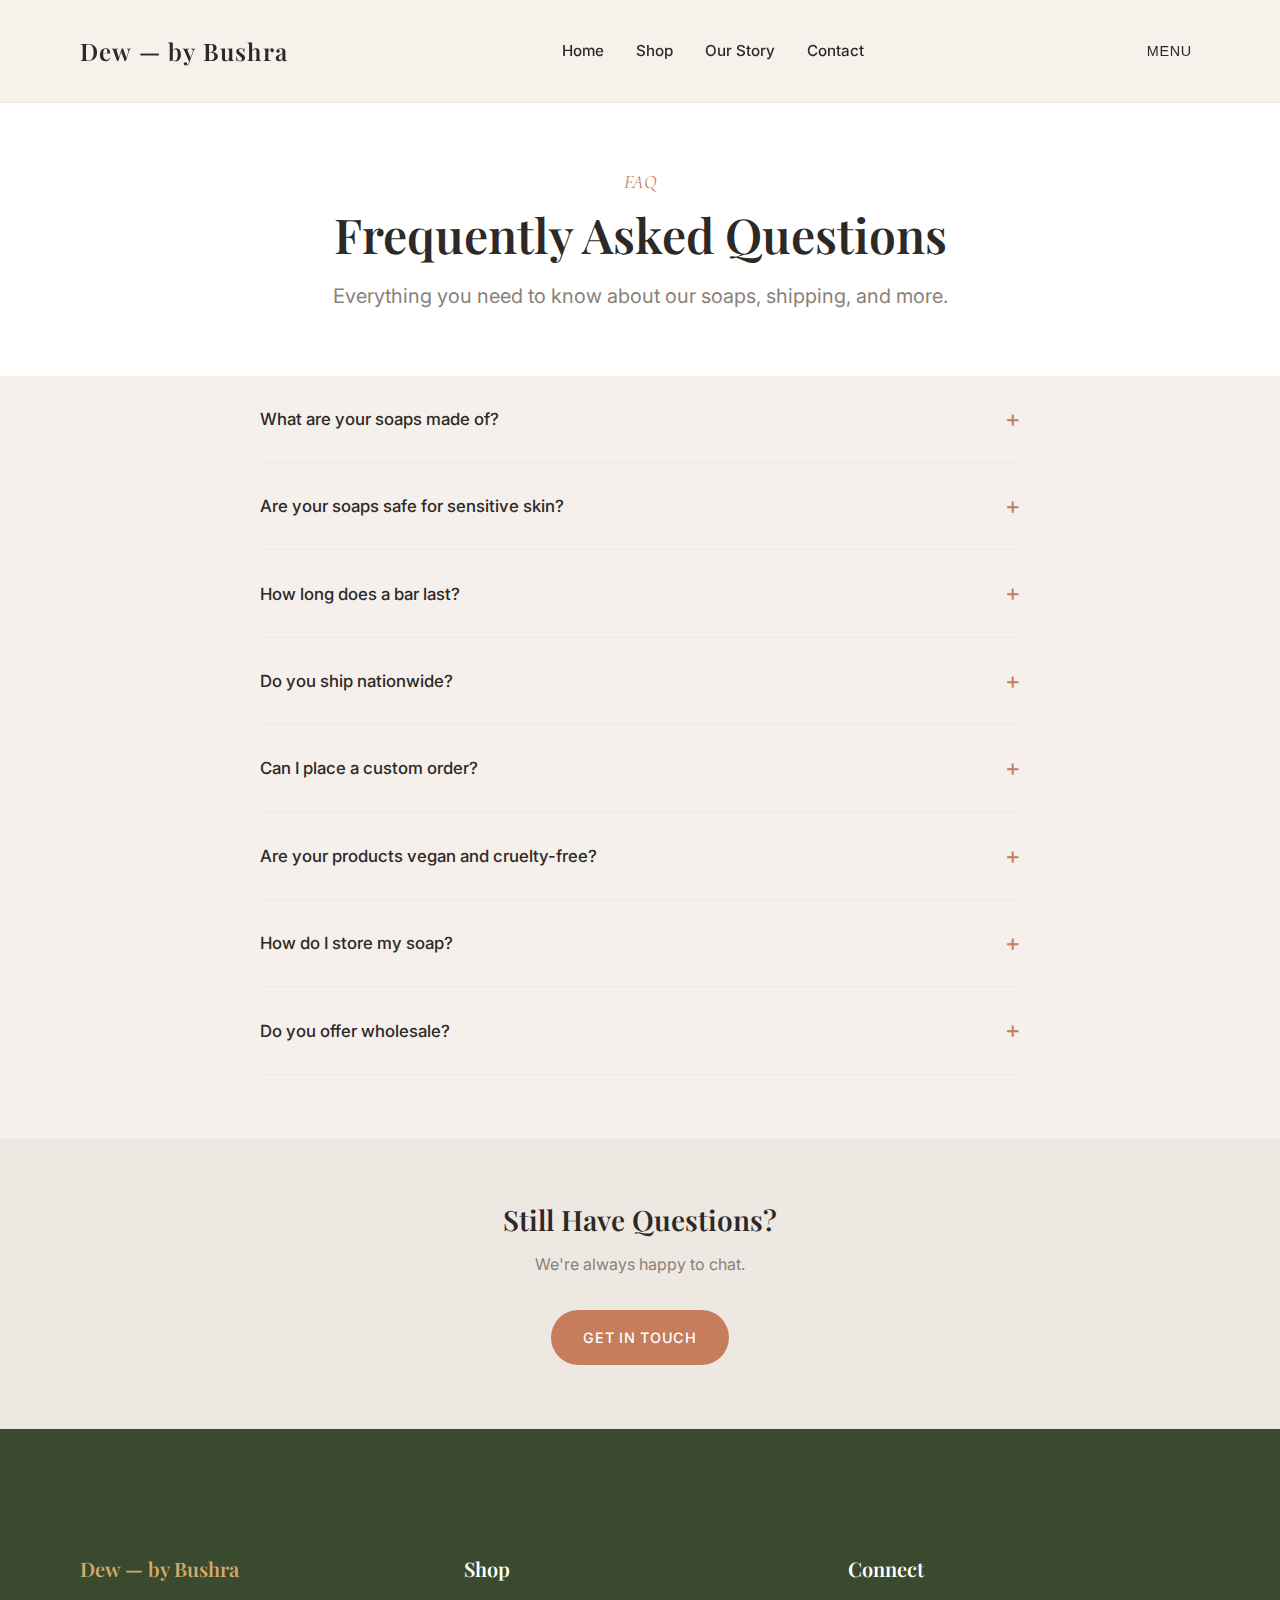
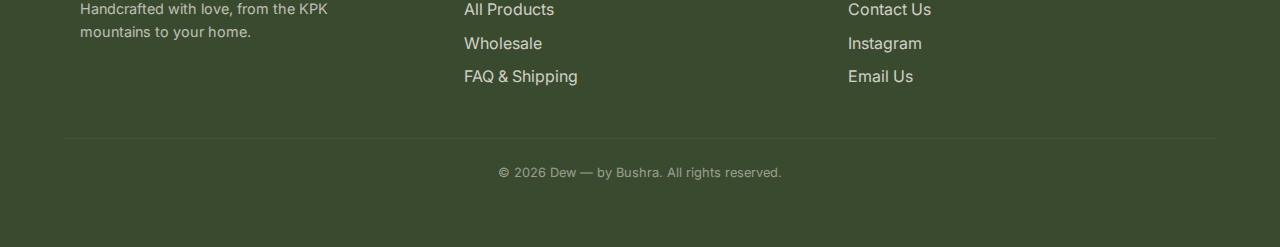
<file: faq.html>
<!DOCTYPE html>
<html lang="en">

<head>
    <meta charset="UTF-8">
    <meta name="viewport" content="width=device-width, initial-scale=1.0">
    <title>FAQ | Dew — by Bushra</title>
    <meta name="description"
        content="Frequently asked questions about Dew — by Bushra handmade artisanal soaps. Ingredients, shipping, care tips, and more.">
    <link rel="icon" type="image/png" href="assets/images/kpk_botanicals_logo_1771215052715.png">
    <link rel="preconnect" href="https://fonts.googleapis.com">
    <link rel="preconnect" href="https://fonts.gstatic.com" crossorigin>
    <link
        href="https://fonts.googleapis.com/css2?family=Cormorant+Garamond:ital,wght@0,400;1,400&family=Inter:wght@300;400;500&family=Playfair+Display:wght@400;600&display=swap"
        rel="stylesheet">
    <link rel="stylesheet" href="assets/css/styles.css">
    <style>
        .faq-list {
            max-width: 760px;
            margin: 0 auto;
        }

        .faq-item {
            border-bottom: 1px solid var(--color-linen);
            padding: 1.5rem 0;
        }

        .faq-question {
            display: flex;
            justify-content: space-between;
            align-items: center;
            cursor: pointer;
            gap: 1rem;
        }

        .faq-question h3 {
            font-family: var(--font-body);
            font-weight: 500;
            font-size: 1.05rem;
        }

        .faq-toggle {
            font-size: 1.5rem;
            color: var(--color-terracotta);
            transition: transform var(--transition-fast);
            flex-shrink: 0;
        }

        .faq-answer {
            max-height: 0;
            overflow: hidden;
            transition: max-height 0.4s ease, padding 0.3s ease;
        }

        .faq-answer-inner {
            padding-top: 1rem;
            color: var(--color-gray);
            line-height: 1.7;
            font-size: 0.95rem;
        }

        .faq-item.active .faq-answer {
            max-height: 500px;
        }

        .faq-item.active .faq-toggle {
            transform: rotate(45deg);
        }
    </style>

    <!-- FAQ Schema for AI / Google Search -->
    <script type="application/ld+json">
    {
      "@context": "https://schema.org",
      "@type": "FAQPage",
      "mainEntity": [
        {
          "@type": "Question",
          "name": "What are Dew — by Bushra soaps made of?",
          "acceptedAnswer": {
            "@type": "Answer",
            "text": "Our soaps are made with saponified natural oils (olive, coconut, shea butter), essential oils, clays, botanicals, and other natural ingredients. We never use synthetic dyes, artificial fragrances, or harsh chemicals."
          }
        },
        {
          "@type": "Question",
          "name": "Are your soaps safe for sensitive skin?",
          "acceptedAnswer": {
            "@type": "Answer",
            "text": "Yes! Our gentle, cold-process formulations are designed to be kind to all skin types. Our Milk & Honey and Oats & Scrub bars are especially popular with sensitive skin. As with any skincare product, we recommend patch-testing if you have allergies."
          }
        },
        {
          "@type": "Question",
          "name": "Where can I buy handmade artisanal soap in Sacramento California?",
          "acceptedAnswer": {
            "@type": "Answer",
            "text": "Dew — by Bushra is a handmade artisanal soap brand based in Sacramento, California. You can shop our full collection online at dewbybushra.com or contact us for local pickup in the Sacramento area."
          }
        },
        {
          "@type": "Question",
          "name": "Do you ship nationwide?",
          "acceptedAnswer": {
            "@type": "Answer",
            "text": "Yes! We ship to all 50 states with flat-rate shipping. Local pickup is also available in Sacramento."
          }
        },
        {
          "@type": "Question",
          "name": "Do you offer wholesale?",
          "acceptedAnswer": {
            "@type": "Answer",
            "text": "Yes, we offer wholesale pricing for boutiques, spas, and retailers. Visit our Contact page and select 'Wholesale Inquiry' to get started."
          }
        }
      ]
    }
    </script>
</head>

<body>

    <!-- Navigation -->
    <nav class="navbar">
        <div class="container flex flex-between">
            <a href="index.html" class="logo-container">
                <span class="logo-text">Dew — by Bushra</span>
            </a>
            <div class="hidden-mobile">
                <ul class="flex">
                    <li><a href="index.html" class="nav-link">Home</a></li>
                    <li><a href="shop.html" class="nav-link">Shop</a></li>
                    <li><a href="about.html" class="nav-link">Our Story</a></li>
                    <li><a href="contact.html" class="nav-link">Contact</a></li>
                </ul>
            </div>
            <button class="btn btn-outline btn-menu"
                onclick="document.querySelector('.mobile-menu').classList.toggle('active')">Menu</button>
        </div>
    </nav>
    <div class="mobile-menu">
        <ul class="flex flex-col mobile-menu-list">
            <li><a href="index.html" class="heading-md">Home</a></li>
            <li><a href="shop.html" class="heading-md">Shop</a></li>
            <li><a href="about.html" class="heading-md">Our Story</a></li>
            <li><a href="contact.html" class="heading-md">Contact</a></li>
            <li><button class="btn btn-outline"
                    onclick="document.querySelector('.mobile-menu').classList.remove('active')">Close</button></li>
        </ul>
    </div>

    <!-- Header -->
    <section class="section section-header">
        <div class="container">
            <span class="font-accent">FAQ</span>
            <h1 class="heading-lg">Frequently Asked Questions</h1>
            <p class="text-lead">
                Everything you need to know about our soaps, shipping, and more.
            </p>
        </div>
    </section>

    <!-- FAQ Accordion -->
    <section class="section pt-0">
        <div class="container">
            <div class="faq-list">

                <div class="faq-item">
                    <div class="faq-question" onclick="this.parentElement.classList.toggle('active')">
                        <h3>What are your soaps made of?</h3>
                        <span class="faq-toggle">+</span>
                    </div>
                    <div class="faq-answer">
                        <div class="faq-answer-inner">
                            Our soaps are made with saponified natural oils (olive, coconut, shea butter), essential
                            oils, clays, botanicals, and other natural ingredients. We never use synthetic dyes,
                            artificial fragrances, or harsh chemicals. Each product page lists its full ingredient list.
                        </div>
                    </div>
                </div>

                <div class="faq-item">
                    <div class="faq-question" onclick="this.parentElement.classList.toggle('active')">
                        <h3>Are your soaps safe for sensitive skin?</h3>
                        <span class="faq-toggle">+</span>
                    </div>
                    <div class="faq-answer">
                        <div class="faq-answer-inner">
                            Yes! Our gentle, cold-process formulations are designed to be kind to all skin types. Our
                            <strong>Milk &amp; Honey</strong> and <strong>Oats &amp; Scrub</strong> bars are especially
                            popular
                            with sensitive skin. As with any skincare product, we recommend patch-testing if you have
                            known allergies.
                        </div>
                    </div>
                </div>

                <div class="faq-item">
                    <div class="faq-question" onclick="this.parentElement.classList.toggle('active')">
                        <h3>How long does a bar last?</h3>
                        <span class="faq-toggle">+</span>
                    </div>
                    <div class="faq-answer">
                        <div class="faq-answer-inner">
                            With proper care, each bar typically lasts 4 to 6 weeks of daily use. To maximize longevity,
                            store your soap on a well-draining soap dish and keep it dry between uses.
                        </div>
                    </div>
                </div>

                <div class="faq-item">
                    <div class="faq-question" onclick="this.parentElement.classList.toggle('active')">
                        <h3>Do you ship nationwide?</h3>
                        <span class="faq-toggle">+</span>
                    </div>
                    <div class="faq-answer">
                        <div class="faq-answer-inner">
                            Yes! We ship to all 50 states with flat-rate shipping. Orders are carefully wrapped
                            and typically ship within 3 to 5 business days. Local pickup is also available in the
                            Sacramento, CA area.
                        </div>
                    </div>
                </div>

                <div class="faq-item">
                    <div class="faq-question" onclick="this.parentElement.classList.toggle('active')">
                        <h3>Can I place a custom order?</h3>
                        <span class="faq-toggle">+</span>
                    </div>
                    <div class="faq-answer">
                        <div class="faq-answer-inner">
                            Absolutely! We love creating custom scents and sets for special occasions, weddings, baby
                            showers, corporate gifts, and more. <a href="contact.html" class="link-terracotta">Contact
                                us</a> to discuss your ideas.
                        </div>
                    </div>
                </div>

                <div class="faq-item">
                    <div class="faq-question" onclick="this.parentElement.classList.toggle('active')">
                        <h3>Are your products vegan and cruelty-free?</h3>
                        <span class="faq-toggle">+</span>
                    </div>
                    <div class="faq-answer">
                        <div class="faq-answer-inner">
                            All our products are cruelty-free; we never test on animals. Most of our bars are vegan,
                            with the exception of our <strong>Milk &amp; Honey</strong> bar, which contains goat milk
                            and
                            raw honey. Each product page specifies whether a bar is vegan.
                        </div>
                    </div>
                </div>

                <div class="faq-item">
                    <div class="faq-question" onclick="this.parentElement.classList.toggle('active')">
                        <h3>How do I store my soap?</h3>
                        <span class="faq-toggle">+</span>
                    </div>
                    <div class="faq-answer">
                        <div class="faq-answer-inner">
                            Keep your soap on a draining soap dish in a dry, ventilated area between uses. Avoid leaving
                            it in standing water. For unused bars, store in a cool, dry place. They'll continue to cure
                            and get even better with time.
                        </div>
                    </div>
                </div>

                <div class="faq-item">
                    <div class="faq-question" onclick="this.parentElement.classList.toggle('active')">
                        <h3>Do you offer wholesale?</h3>
                        <span class="faq-toggle">+</span>
                    </div>
                    <div class="faq-answer">
                        <div class="faq-answer-inner">
                            Yes! We'd love to partner with boutiques, spas, salons, and retailers. We offer competitive
                            wholesale pricing and can discuss custom labeling. Visit our <a
                                href="contact.html?type=wholesale" class="link-terracotta">Contact
                                page</a> and select "Wholesale Inquiry" to get started.
                        </div>
                    </div>
                </div>

            </div>
        </div>
    </section>

    <!-- CTA -->
    <section class="section section-cta">
        <div class="container">
            <h2 class="heading-md">Still Have Questions?</h2>
            <p>We're always happy to chat.</p>
            <a href="contact.html" class="btn btn-primary">Get in Touch</a>
        </div>
    </section>

    <!-- Footer -->
    <footer>
        <div class="container grid grid-3 footer-grid">
            <div>
                <h4 class="heading-sm footer-col-heading footer-col-heading--brand">Dew — by Bushra</h4>
                <p class="footer-tagline">Handcrafted with love, from the KPK mountains to your home.</p>
            </div>
            <div>
                <h4 class="heading-sm footer-col-heading footer-col-heading--link">Shop</h4>
                <ul class="footer-links">
                    <li><a href="shop.html">All Products</a></li>
                    <li><a href="contact.html?type=wholesale">Wholesale</a></li>
                    <li><a href="faq.html">FAQ &amp; Shipping</a></li>
                </ul>
            </div>
            <div>
                <h4 class="heading-sm footer-col-heading footer-col-heading--link">Connect</h4>
                <ul class="footer-links">
                    <li><a href="contact.html">Contact Us</a></li>
                    <li><a href="https://instagram.com" target="_blank" rel="noopener">Instagram</a></li>
                    <li><a href="mailto:hello@dewbybushra.com">Email Us</a></li>
                </ul>
            </div>
        </div>
        <div class="container footer-bottom">
            &copy; 2026 Dew — by Bushra. All rights reserved.
        </div>
    </footer>
</body>

</html>
</file>
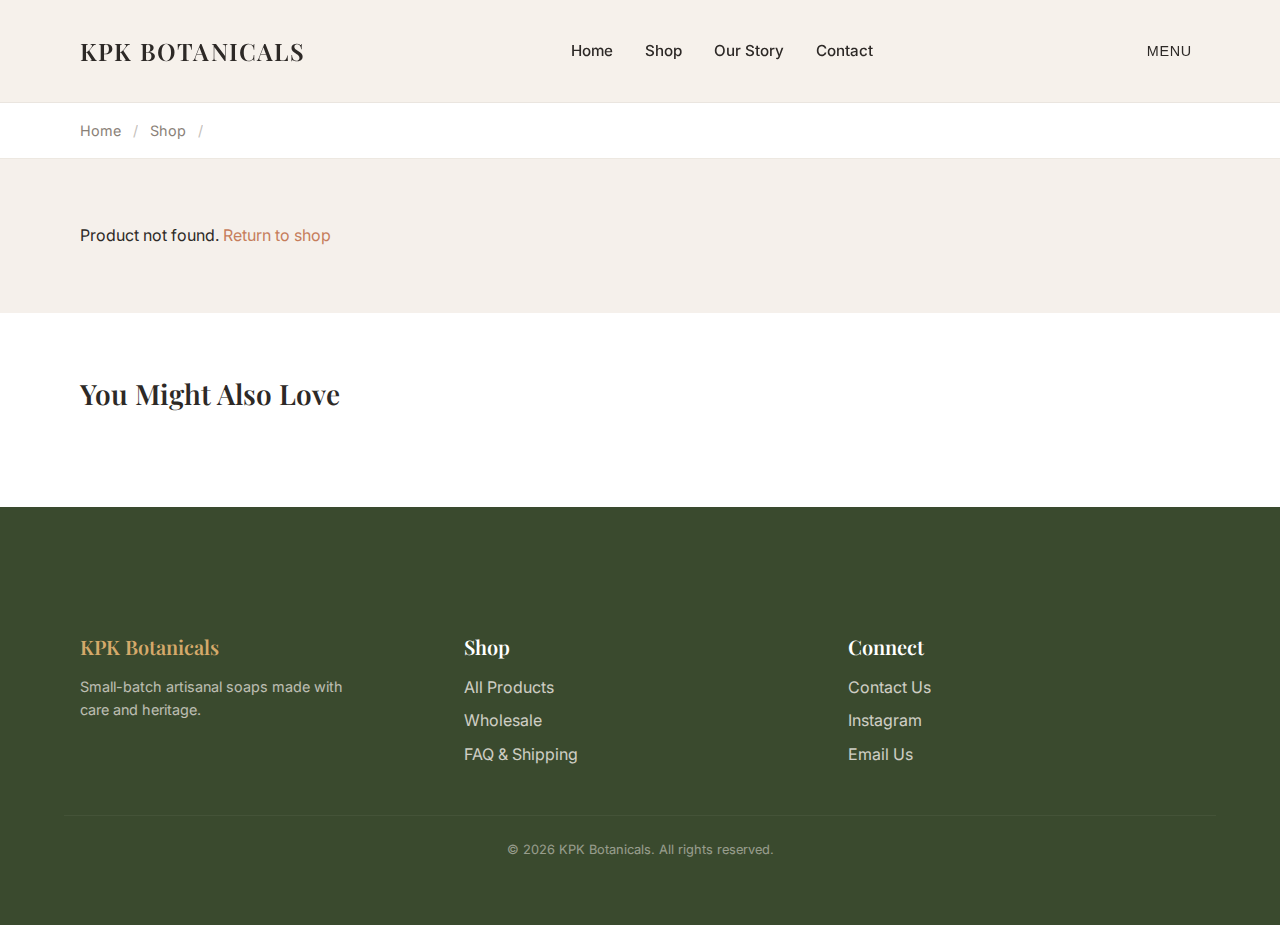
<file: product.html>
<!DOCTYPE html>
<html lang="en">

<head>
    <meta charset="UTF-8">
    <meta name="viewport" content="width=device-width, initial-scale=1.0">
    <title>Product | KPK Botanicals</title>
    <meta name="description"
        content="Handcrafted artisanal soap by KPK Botanicals. Natural ingredients, small-batch, made in Sacramento.">
    <link rel="icon" type="image/png" href="assets/images/kpk_botanicals_logo_1771215052715.png">
    <link rel="preconnect" href="https://fonts.googleapis.com">
    <link rel="preconnect" href="https://fonts.gstatic.com" crossorigin>
    <link
        href="https://fonts.googleapis.com/css2?family=Cormorant+Garamond:ital,wght@0,400;1,400&family=Inter:wght@300;400;500&family=Playfair+Display:wght@400;600&display=swap"
        rel="stylesheet">
    <link rel="stylesheet" href="assets/css/styles.css">
    <style>
        .product-detail {
            display: grid;
            grid-template-columns: 1fr 1fr;
            gap: 4rem;
            align-items: start;
        }

        @media (max-width: 768px) {
            .product-detail {
                grid-template-columns: 1fr;
                gap: 2rem;
            }
        }

        .product-detail-img {
            width: 100%;
            border-radius: var(--radius-md);
            background-color: var(--color-linen);
        }

        .scent-notes {
            display: flex;
            gap: 1.5rem;
            margin: 1.5rem 0;
        }

        .scent-note {
            flex: 1;
            text-align: center;
            padding: 1rem;
            background: var(--color-linen);
            border-radius: var(--radius-md);
        }

        .scent-note-label {
            font-size: 0.7rem;
            text-transform: uppercase;
            letter-spacing: 0.1em;
            color: var(--color-gray);
            margin-bottom: 0.3rem;
        }

        .scent-note-value {
            font-family: var(--font-accent);
            font-style: italic;
            font-size: 1rem;
            color: var(--color-charcoal);
        }

        .detail-section {
            padding: 1rem 0;
            border-top: 1px solid var(--color-linen);
        }

        .detail-section h4 {
            font-size: 0.8rem;
            text-transform: uppercase;
            letter-spacing: 0.1em;
            color: var(--color-gray);
            margin-bottom: 0.5rem;
        }

        .related-grid {
            display: grid;
            grid-template-columns: repeat(auto-fit, minmax(200px, 1fr));
            gap: 1.5rem;
        }

        .product-brand-label {
            color: var(--color-terracotta);
            font-size: 0.95rem;
        }

        .product-title {
            margin: 0.25rem 0 0.5rem;
        }

        .product-price-lg {
            font-size: 1.5rem;
            margin-bottom: 1.5rem;
        }

        .product-desc {
            color: var(--color-gray);
            line-height: 1.7;
            margin-bottom: 1.5rem;
        }

        .btn-full {
            width: 100%;
            text-align: center;
        }

        .btn-buy {
            margin-bottom: 0.75rem;
        }

        .scent-section {
            margin-top: 2rem;
        }

        .related-heading {
            margin-bottom: 2rem;
        }
    </style>
</head>

<body>

    <!-- Navigation -->
    <nav class="navbar">
        <div class="container flex flex-between">
            <a href="index.html" class="logo-container">
                <span class="logo-text">KPK BOTANICALS</span>
            </a>
            <div class="hidden-mobile">
                <ul class="flex">
                    <li><a href="index.html" class="nav-link">Home</a></li>
                    <li><a href="shop.html" class="nav-link">Shop</a></li>
                    <li><a href="about.html" class="nav-link">Our Story</a></li>
                    <li><a href="contact.html" class="nav-link">Contact</a></li>
                </ul>
            </div>
            <button class="btn btn-outline btn-menu"
                onclick="document.querySelector('.mobile-menu').classList.toggle('active')">Menu</button>
        </div>
    </nav>
    <div class="mobile-menu">
        <ul class="flex flex-col mobile-menu-list">
            <li><a href="index.html" class="heading-md">Home</a></li>
            <li><a href="shop.html" class="heading-md">Shop</a></li>
            <li><a href="about.html" class="heading-md">Our Story</a></li>
            <li><a href="contact.html" class="heading-md">Contact</a></li>
            <li><button class="btn btn-outline"
                    onclick="document.querySelector('.mobile-menu').classList.remove('active')">Close</button></li>
        </ul>
    </div>

    <!-- Breadcrumb -->
    <div class="breadcrumb-wrap">
        <div class="container detail-text">
            <a href="index.html">Home</a> <span class="breadcrumb-sep">/</span> <a href="shop.html">Shop</a> <span
                class="breadcrumb-sep">/</span> <span id="breadcrumb-name" class="breadcrumb-current"></span>
        </div>
    </div>

    <!-- Product Detail -->
    <section class="section">
        <div class="container">
            <div class="product-detail" id="product-detail">
                <p class="detail-text">Loading product...</p>
            </div>
        </div>
    </section>

    <!-- Related Products -->
    <section class="section section-white">
        <div class="container">
            <h2 class="heading-md related-heading">You Might Also Love</h2>
            <div id="related-products" class="related-grid"></div>
        </div>
    </section>

    <!-- Footer -->
    <footer>
        <div class="container grid grid-3 footer-grid">
            <div>
                <h4 class="heading-sm footer-col-heading footer-col-heading--brand">KPK Botanicals</h4>
                <p class="footer-tagline">Small-batch artisanal soaps made with care and heritage.</p>
            </div>
            <div>
                <h4 class="heading-sm footer-col-heading footer-col-heading--link">Shop</h4>
                <ul class="footer-links">
                    <li><a href="shop.html">All Products</a></li>
                    <li><a href="contact.html?type=wholesale">Wholesale</a></li>
                    <li><a href="faq.html">FAQ &amp; Shipping</a></li>
                </ul>
            </div>
            <div>
                <h4 class="heading-sm footer-col-heading footer-col-heading--link">Connect</h4>
                <ul class="footer-links">
                    <li><a href="contact.html">Contact Us</a></li>
                    <li><a href="https://instagram.com" target="_blank" rel="noopener">Instagram</a></li>
                    <li><a href="mailto:hello@kpkbotanicals.com">Email Us</a></li>
                </ul>
            </div>
        </div>
        <div class="container footer-bottom">
            &copy; 2026 KPK Botanicals. All rights reserved.
        </div>
    </footer>

    <script src="assets/js/products.js"></script>
    <script>
        document.addEventListener('DOMContentLoaded', () => {
            const params = new URLSearchParams(window.location.search);
            const productId = params.get('id');
            const product = getProductById(productId);
            const container = document.getElementById('product-detail');

            if (!product) {
                container.innerHTML = '<p>Product not found. <a href="shop.html" class="link-terracotta">Return to shop</a></p>';
                return;
            }

            // Update page title & breadcrumb
            document.title = `${product.name} | KPK Botanicals`;
            document.getElementById('breadcrumb-name').textContent = product.name;

            // Inject JSON-LD for this product
            const schemaScript = document.createElement('script');
            schemaScript.type = 'application/ld+json';
            schemaScript.textContent = JSON.stringify({
                "@context": "https://schema.org",
                "@type": "Product",
                "name": product.name,
                "image": window.location.origin + '/' + product.image,
                "description": product.longDescription,
                "brand": { "@type": "Brand", "name": "KPK Botanicals" },
                "offers": {
                    "@type": "Offer",
                    "price": "0",
                    "priceCurrency": "USD",
                    "availability": product.soldOut ? "https://schema.org/OutOfStock" : "https://schema.org/InStock"
                }
            });
            document.head.appendChild(schemaScript);

            container.innerHTML = `
                <div>
                    <img src="${product.image}" alt="${product.name}" class="product-detail-img">
                </div>
                <div>
                    <span class="font-accent product-brand-label">KPK Botanicals</span>
                    <h1 class="heading-lg product-title">${product.name}</h1>
                    <p class="product-price product-price-lg">${product.price}</p>
                    
                    <p class="product-desc">
                        ${product.longDescription}
                    </p>

                    <a href="#" class="btn btn-primary btn-full btn-buy" 
                       onclick="alert('Shop opening soon! Contact us to pre-order.'); return false;">
                        ${product.soldOut ? 'Sold Out' : 'Buy Now'}
                    </a>
                    <a href="contact.html" class="btn btn-outline btn-full">
                        Contact to Pre-Order
                    </a>

                    <!-- Scent Notes -->
                    <div class="scent-section">
                        <h4 class="detail-section h4">Scent Profile</h4>
                        <div class="scent-notes">
                            <div class="scent-note">
                                <div class="scent-note-label">Top</div>
                                <div class="scent-note-value">${product.scentNotes.top}</div>
                            </div>
                            <div class="scent-note">
                                <div class="scent-note-label">Middle</div>
                                <div class="scent-note-value">${product.scentNotes.middle}</div>
                            </div>
                            <div class="scent-note">
                                <div class="scent-note-label">Base</div>
                                <div class="scent-note-value">${product.scentNotes.base}</div>
                            </div>
                        </div>
                    </div>

                    <!-- Ingredients -->
                    <div class="detail-section">
                        <h4>Ingredients</h4>
                        <p class="detail-text">${product.ingredients}</p>
                    </div>

                    <!-- Weight -->
                    <div class="detail-section">
                        <h4>Size</h4>
                        <p class="detail-text">${product.weight} / hand-cut rectangular bar</p>
                    </div>

                    <!-- Shipping -->
                    <div class="detail-section">
                        <h4>Shipping</h4>
                        <p class="detail-text">Flat rate shipping / Ships from Sacramento, CA</p>
                    </div>
                </div>
            `;

            // Related products (all except current)
            const related = products.filter(p => p.id !== product.id).slice(0, 3);
            const relatedContainer = document.getElementById('related-products');
            relatedContainer.innerHTML = related.map(createProductCard).join('');
        });
    </script>
</body>

</html>
</file>
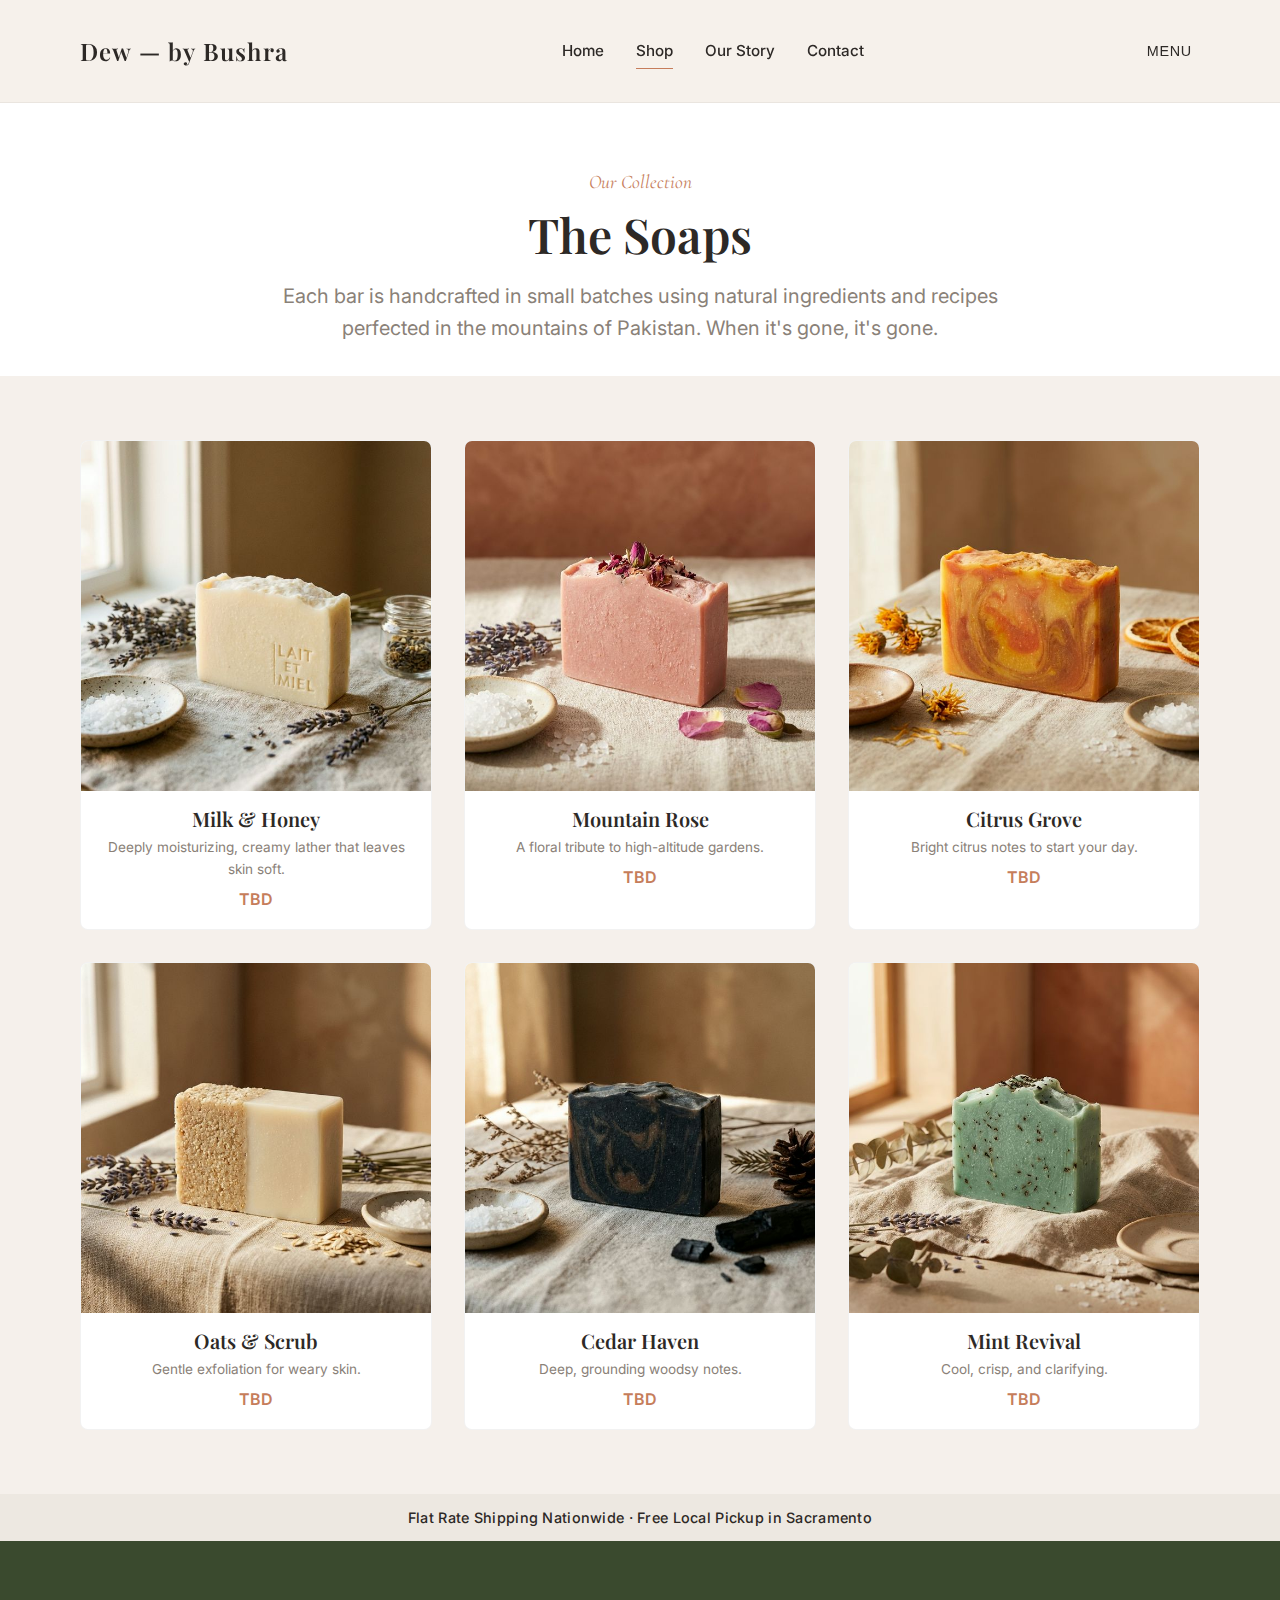
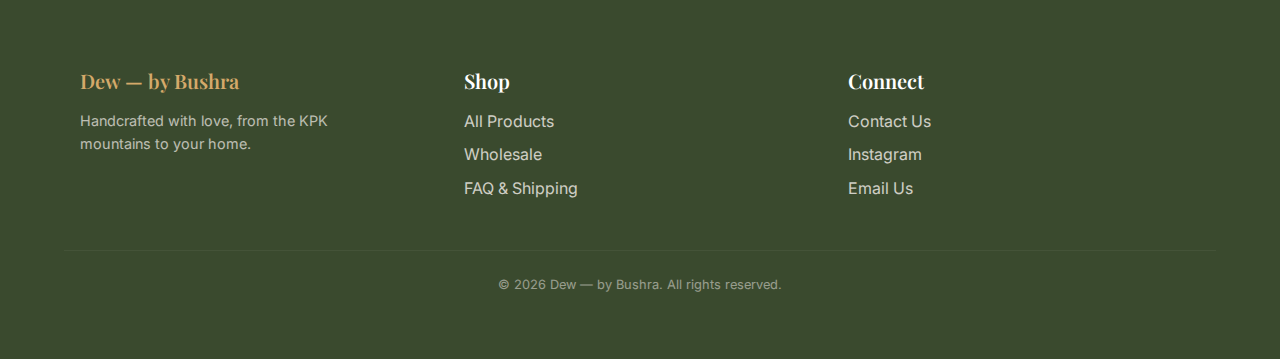
<file: shop.html>
<!DOCTYPE html>
<html lang="en">

<head>
    <meta charset="UTF-8">
    <meta name="viewport" content="width=device-width, initial-scale=1.0">
    <title>Shop All Soaps | Dew — by Bushra</title>
    <meta name="description"
        content="Browse our full collection of handcrafted artisanal soaps. Natural ingredients, small-batch, made in Sacramento, CA.">
    <link rel="icon" type="image/png" href="assets/images/kpk_botanicals_logo_1771215052715.png">
    <link rel="preconnect" href="https://fonts.googleapis.com">
    <link rel="preconnect" href="https://fonts.gstatic.com" crossorigin>
    <link
        href="https://fonts.googleapis.com/css2?family=Cormorant+Garamond:ital,wght@0,400;1,400&family=Inter:wght@300;400;500&family=Playfair+Display:wght@400;600&display=swap"
        rel="stylesheet">
    <link rel="stylesheet" href="assets/css/styles.css">

    <script type="application/ld+json">
    {
      "@context": "https://schema.org",
      "@type": "CollectionPage",
      "name": "Dew — by Bushra, Shop All Soaps",
      "description": "Browse the full range of handcrafted artisanal soaps from Dew — by Bushra. Natural ingredients sourced from Pakistan's mountain traditions.",
      "url": "https://dewbybushra.com/shop.html"
    }
    </script>
</head>

<body>

    <!-- Navigation -->
    <nav class="navbar">
        <div class="container flex flex-between">
            <a href="index.html" class="logo-container">
                <span class="logo-text">Dew — by Bushra</span>
            </a>
            <div class="hidden-mobile">
                <ul class="flex">
                    <li><a href="index.html" class="nav-link">Home</a></li>
                    <li><a href="shop.html" class="nav-link nav-active">Shop</a></li>
                    <li><a href="about.html" class="nav-link">Our Story</a></li>
                    <li><a href="contact.html" class="nav-link">Contact</a></li>
                </ul>
            </div>
            <button class="btn btn-outline btn-menu"
                onclick="document.querySelector('.mobile-menu').classList.toggle('active')">Menu</button>
        </div>
    </nav>
    <div class="mobile-menu">
        <ul class="flex flex-col mobile-menu-list">
            <li><a href="index.html" class="heading-md">Home</a></li>
            <li><a href="shop.html" class="heading-md">Shop</a></li>
            <li><a href="about.html" class="heading-md">Our Story</a></li>
            <li><a href="contact.html" class="heading-md">Contact</a></li>
            <li><button class="btn btn-outline"
                    onclick="document.querySelector('.mobile-menu').classList.remove('active')">Close</button></li>
        </ul>
    </div>

    <!-- Shop Header -->
    <section class="section section-header section-header--hero">
        <div class="container">
            <span class="font-accent">Our Collection</span>
            <h1 class="heading-lg">The Soaps</h1>
            <p class="text-lead">
                Each bar is handcrafted in small batches using natural ingredients and recipes perfected in the
                mountains of Pakistan. When it's gone, it's gone.
            </p>
        </div>
    </section>

    <!-- Product Grid -->
    <section class="section">
        <div class="container">
            <div id="all-products" class="grid grid-3">
                <!-- Products injected via JS -->
            </div>
        </div>
    </section>

    <!-- Shipping Banner -->
    <div class="shipping-banner">
        Flat Rate Shipping Nationwide &middot; Free Local Pickup in Sacramento
    </div>

    <!-- Footer -->
    <footer>
        <div class="container grid grid-3 footer-grid">
            <div>
                <h4 class="heading-sm footer-col-heading footer-col-heading--brand">Dew — by Bushra</h4>
                <p class="footer-tagline">Handcrafted with love, from the KPK mountains to your home.</p>
            </div>
            <div>
                <h4 class="heading-sm footer-col-heading footer-col-heading--link">Shop</h4>
                <ul class="footer-links">
                    <li><a href="shop.html">All Products</a></li>
                    <li><a href="contact.html?type=wholesale">Wholesale</a></li>
                    <li><a href="faq.html">FAQ &amp; Shipping</a></li>
                </ul>
            </div>
            <div>
                <h4 class="heading-sm footer-col-heading footer-col-heading--link">Connect</h4>
                <ul class="footer-links">
                    <li><a href="contact.html">Contact Us</a></li>
                    <li><a href="https://instagram.com" target="_blank" rel="noopener">Instagram</a></li>
                    <li><a href="mailto:hello@dewbybushra.com">Email Us</a></li>
                </ul>
            </div>
        </div>
        <div class="container footer-bottom">
            &copy; 2026 Dew — by Bushra. All rights reserved.
        </div>
    </footer>

    <script src="assets/js/products.js"></script>
    <script>
        document.addEventListener('DOMContentLoaded', () => {
            renderAllProducts('all-products');
        });
    </script>
</body>

</html>
</file>
<file: assets/css/styles.css>
/* 
 * KPK Botanicals - Global Styles
 * Based on Spec Sheet: Warm, Luxurious, Earthy, Natural
 */

:root {
    /* Color Palette */
    --color-cream: #F5F0EB;
    --color-terracotta: #C67D5B;
    --color-olive: #4A5D3A;
    --color-olive-dark: #3A4A2E;

    --color-charcoal: #2D2926;
    --color-gray: #8A8178;
    --color-linen: #EDE8E1;

    --color-rose: #C4917B;
    --color-honey: #D4A96A;
    --color-sage: #B8C5A8;
    --color-white: #FFFFFF;

    /* Typography */
    --font-heading: 'Playfair Display', serif;
    --font-body: 'Inter', system-ui, -apple-system, sans-serif;
    --font-accent: 'Cormorant Garamond', serif;

    /* Spacing */
    --spacing-xs: 0.5rem;
    /* 8px */
    --spacing-sm: 1rem;
    /* 16px */
    --spacing-md: 2rem;
    /* 32px */
    --spacing-lg: 4rem;
    /* 64px */
    --spacing-xl: 8rem;
    /* 128px */

    /* Border Radius */
    --radius-sm: 4px;
    --radius-md: 8px;
    --radius-lg: 16px;
    --radius-full: 9999px;

    /* Shadows */
    --shadow-soft: 0 4px 20px rgba(45, 41, 38, 0.05);
    --shadow-hover: 0 8px 30px rgba(45, 41, 38, 0.12);

    /* Transitions */
    --transition-fast: 0.2s ease;
    --transition-smooth: 0.4s cubic-bezier(0.4, 0, 0.2, 1);
}

/* Reset & Base */
*,
*::before,
*::after {
    box-sizing: border-box;
    margin: 0;
    padding: 0;
}

html {
    font-size: 16px;
    scroll-behavior: smooth;
    background-color: var(--color-cream);
    color: var(--color-charcoal);
}

body {
    font-family: var(--font-body);
    line-height: 1.6;
    -webkit-font-smoothing: antialiased;
    overflow-x: hidden;
}

img {
    max-width: 100%;
    display: block;
    height: auto;
}

a {
    text-decoration: none;
    color: inherit;
    transition: var(--transition-fast);
}

ul {
    list-style: none;
}

/* Typography Classes */
h1,
h2,
h3,
h4,
h5,
h6 {
    font-family: var(--font-heading);
    font-weight: 600;
    line-height: 1.2;
    color: var(--color-charcoal);
}

.display-text {
    font-size: clamp(2.5rem, 5vw, 4.5rem);
    letter-spacing: -0.02em;
}

.heading-lg {
    font-size: clamp(2rem, 4vw, 3rem);
}

.heading-md {
    font-size: 1.75rem;
}

.heading-sm {
    font-size: 1.25rem;
}

.text-lead {
    font-size: 1.25rem;
    color: var(--color-gray);
    max-width: 60ch;
}

.font-accent {
    font-family: var(--font-accent);
    font-style: italic;
    font-size: 1.2em;
}

/* Layout Utilities */
.container {
    width: 90%;
    max-width: 1200px;
    margin: 0 auto;
    padding: 0 var(--spacing-sm);
}

.section {
    padding: var(--spacing-lg) 0;
}

.grid {
    display: grid;
    gap: var(--spacing-md);
}

.grid-2 {
    grid-template-columns: repeat(auto-fit, minmax(300px, 1fr));
}

.grid-3 {
    grid-template-columns: repeat(auto-fit, minmax(280px, 1fr));
}

.flex {
    display: flex;
    gap: var(--spacing-md);
    align-items: center;
}

.flex-center {
    justify-content: center;
    align-items: center;
}

.flex-between {
    justify-content: space-between;
}

.flex-col {
    flex-direction: column;
}

.hidden-mobile {
    display: none;
}

@media (min-width: 768px) {
    .hidden-mobile {
        display: block;
    }
}

/* Components */
.btn {
    display: inline-block;
    padding: 1rem 2rem;
    border-radius: var(--radius-full);
    font-weight: 500;
    letter-spacing: 0.05em;
    text-transform: uppercase;
    font-size: 0.9rem;
    transition: var(--transition-fast);
    cursor: pointer;
    border: none;
}

.btn-primary {
    background-color: var(--color-terracotta);
    color: var(--color-white);
}

.btn-primary:hover {
    background-color: #A9684C;
    transform: translateY(-2px);
    box-shadow: var(--shadow-hover);
}

.btn-outline {
    border: 1px solid var(--color-charcoal);
    color: var(--color-charcoal);
    background: transparent;
}

.btn-outline:hover {
    background-color: var(--color-charcoal);
    color: var(--color-white);
}

.card {
    background: var(--color-white);
    border-radius: var(--radius-md);
    /* Softer corners */
    overflow: hidden;
    transition: var(--transition-smooth);
    border: 1px solid rgba(0, 0, 0, 0.05);
    /* Subtle border */
}

.card:hover {
    transform: translateY(-4px);
    box-shadow: var(--shadow-hover);
}

/* Navigation */
.navbar {
    padding: var(--spacing-md) 0;
    position: sticky;
    top: 0;
    z-index: 1000;
    background-color: rgba(245, 240, 235, 0.95);
    -webkit-backdrop-filter: blur(10px);
    backdrop-filter: blur(10px);
    border-bottom: 1px solid rgba(0, 0, 0, 0.05);
}

.nav-link {
    font-weight: 500;
    font-size: 0.95rem;
    position: relative;
    padding: 0.5rem 0;
}

.nav-link::after {
    content: '';
    position: absolute;
    bottom: 0;
    left: 0;
    width: 0;
    height: 1px;
    background-color: var(--color-terracotta);
    transition: width 0.3s ease;
}

.nav-link:hover::after {
    width: 100%;
}

.logo-container img {
    height: 60px;
    /* Adjust based on logo aspect ratio */
    width: auto;
}

/* Footer */
footer {
    background-color: var(--color-olive-dark);
    color: var(--color-cream);
    padding: var(--spacing-xl) 0 var(--spacing-lg);
}

footer a:hover {
    color: var(--color-honey);
}

/* Mobile Menu Overlay */
.mobile-menu {
    position: fixed;
    top: 0;
    left: 0;
    width: 100%;
    height: 100vh;
    background-color: var(--color-cream);
    z-index: 2000;
    display: flex;
    flex-direction: column;
    justify-content: center;
    align-items: center;
    transform: translateY(-100%);
    transition: transform var(--transition-smooth);
}

.mobile-menu.active {
    transform: translateY(0);
}

/* Specific Section Styles */
.hero {
    min-height: 80vh;
    display: flex;
    align-items: center;
    background-image: linear-gradient(rgba(0, 0, 0, 0.2), rgba(0, 0, 0, 0.3)), url('../images/hero-bg.webp');
    /* Placeholder */
    background-size: cover;
    background-position: center;
    color: var(--color-white);
    text-align: center;
}

.hero h1 {
    color: var(--color-white);
    margin-bottom: var(--spacing-sm);
}

/* Product Card Specifics */
.product-card-img {
    aspect-ratio: 1 / 1;
    object-fit: cover;
    background-color: var(--color-linen);
}

.product-info {
    padding: var(--spacing-sm);
    text-align: center;
}

.product-price {
    color: var(--color-terracotta);
    font-weight: 600;
    font-family: var(--font-body);
}

.sold-out-badge {
    background-color: var(--color-gray);
    color: white;
    padding: 4px 8px;
    font-size: 0.75rem;
    border-radius: 4px;
    text-transform: uppercase;
    position: absolute;
    top: 10px;
    right: 10px;
}

/* -- Utility classes to replace inline styles -- */

/* Navbar logo text */
.logo-text {
    font-family: var(--font-heading);
    font-size: 1.5rem;
    font-weight: 600;
    letter-spacing: 0.05em;
}

/* Mobile menu list layout */
.mobile-menu-list {
    text-align: center;
    gap: 2rem;
}

/* Menu button (borderless) */
.btn-menu {
    padding: 0.5rem;
    border: none;
}

/* Section header block (centered) */
.section-header {
    text-align: center;
    background: var(--color-white);
}

.section-header .font-accent {
    color: var(--color-terracotta);
}

.section-header .heading-lg {
    margin: 0.5rem 0 1rem;
}

.section-header .text-lead {
    margin: 0 auto;
}

/* Hero text overrides */
.hero .display-text {
    color: var(--color-white);
    margin-bottom: 1rem;
}

.hero .text-lead {
    color: rgba(255, 255, 255, 0.9);
    margin-bottom: 2rem;
}

/* Brand intro section */
.section-intro {
    text-align: center;
    background: var(--color-white);
}

.section-intro .heading-lg {
    margin-bottom: 1rem;
}

.section-intro .text-lead {
    margin: 0 auto 2rem;
}

/* USP / value card icon container */
.icon-wrap {
    font-size: 2rem;
    margin-bottom: 0.75rem;
    color: var(--color-terracotta);
}

/* Contact icon (sidebar) */
.contact-icon {
    font-size: 1.2rem;
    color: var(--color-terracotta);
}

/* Breadcrumb */
.breadcrumb-wrap {
    background: var(--color-white);
    padding: 1rem 0;
    border-bottom: 1px solid var(--color-linen);
}

.breadcrumb-sep {
    margin: 0 0.5rem;
    opacity: 0.5;
}

.breadcrumb-current {
    color: var(--color-terracotta);
}

/* Pull quote */
.pull-quote {
    background: var(--color-linen);
    text-align: center;
    padding: 3rem 1.5rem;
    font-family: var(--font-accent);
    font-style: italic;
    font-size: 1.5rem;
    color: var(--color-charcoal);
}

/* Shipping banner */
.shipping-banner {
    background-color: var(--color-linen);
    padding: 0.75rem;
    text-align: center;
    font-size: 0.9rem;
    font-weight: 500;
    letter-spacing: 0.02em;
}

/* Footer layout helpers */
.footer-grid {
    align-items: start;
}

.footer-col-heading {
    margin-bottom: 1rem;
}

.footer-col-heading--brand {
    color: var(--color-honey);
}

.footer-col-heading--link {
    color: var(--color-white);
}

.footer-tagline {
    opacity: 0.7;
    font-size: 0.9rem;
    max-width: 30ch;
}

.footer-links {
    display: flex;
    flex-direction: column;
    gap: 0.5rem;
    opacity: 0.8;
}

.footer-bottom {
    border-top: 1px solid rgba(255, 255, 255, 0.1);
    margin-top: 3rem;
    padding-top: 1.5rem;
    text-align: center;
    font-size: 0.8rem;
    opacity: 0.5;
}

/* CTA section */
.section-cta {
    background: var(--color-linen);
    text-align: center;
}

.section-cta .heading-md {
    margin-bottom: 1rem;
}

.section-cta p {
    color: var(--color-gray);
    margin-bottom: 2rem;
}

/* No-top-padding utility */
.pt-0 {
    padding-top: 0;
}

/* Detail text */
.detail-text {
    font-size: 0.9rem;
    color: var(--color-gray);
}

/* Terracotta link */
.link-terracotta {
    color: var(--color-terracotta);
}

/* Active nav link */
.nav-active {
    border-bottom: 1px solid var(--color-terracotta);
}

/* Section backgrounds */
.section-linen {
    background: var(--color-linen);
}

.section-white {
    background: var(--color-white);
}

/* Dark CTA */
.section-dark-cta {
    background: var(--color-olive-dark);
    text-align: center;
    color: var(--color-cream);
}

.section-dark-cta .heading-lg {
    color: white;
    margin-bottom: 1rem;
}

.section-dark-cta p {
    opacity: 0.8;
    margin-bottom: 2rem;
    max-width: 50ch;
    margin-left: auto;
    margin-right: auto;
}

/* Process step children */
.process-step .heading-sm {
    margin-bottom: 0.5rem;
}

/* Value card children */
.value-card p {
    font-size: 0.85rem;
    color: var(--color-gray);
    margin-top: 0.5rem;
}

/* Centered heading with large bottom margin */
.heading-centered {
    text-align: center;
    margin-bottom: 3rem;
}

/* About hero (no bottom padding) */
.section-header--hero {
    padding-bottom: 2rem;
}

.section-header--hero .display-text {
    margin: 0.5rem 0 1rem;
}

/* Contact grid */
.contact-grid {
    display: grid;
    grid-template-columns: 1.5fr 1fr;
    gap: 3rem;
    align-items: start;
}

@media (max-width: 768px) {
    .contact-grid {
        grid-template-columns: 1fr;
    }
}

/* Contact card */
.contact-card {
    background: var(--color-white);
    padding: 2rem;
    border-radius: var(--radius-md);
    margin-bottom: 1.5rem;
}

.contact-link {
    display: flex;
    align-items: center;
    gap: 0.75rem;
    margin-bottom: 1rem;
}

/* Form elements */
.form-group {
    margin-bottom: 1.5rem;
}

.form-group label {
    display: block;
    margin-bottom: 0.5rem;
    font-weight: 500;
    font-size: 0.9rem;
}

.form-group input,
.form-group select,
.form-group textarea {
    width: 100%;
    padding: 0.85rem 1rem;
    border: 1px solid var(--color-linen);
    border-radius: var(--radius-sm);
    font-family: var(--font-body);
    font-size: 0.95rem;
    transition: border-color var(--transition-fast);
    background: var(--color-white);
}

.form-group input:focus,
.form-group select:focus,
.form-group textarea:focus {
    outline: none;
    border-color: var(--color-terracotta);
}

/* Text utilities */
.text-center {
    text-align: center;
}

.text-small {
    font-size: 0.8rem;
}
</file>
